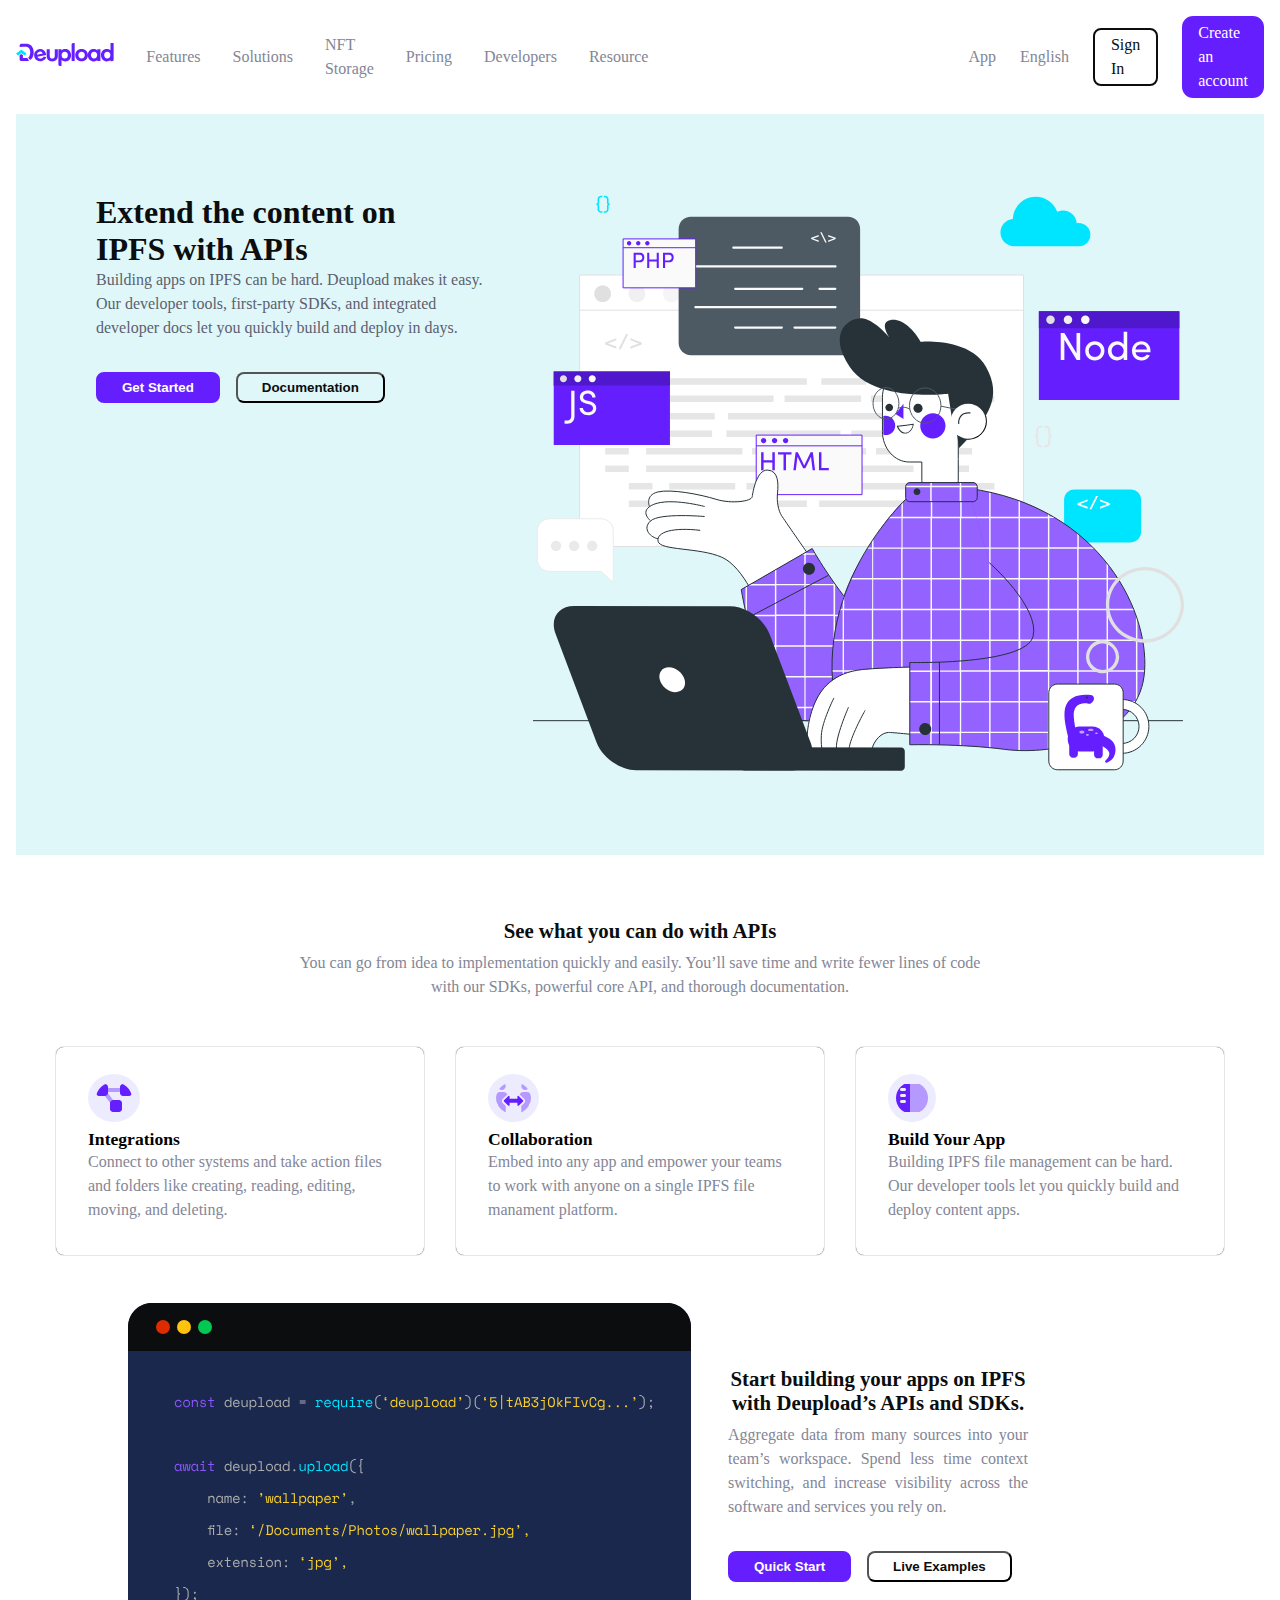
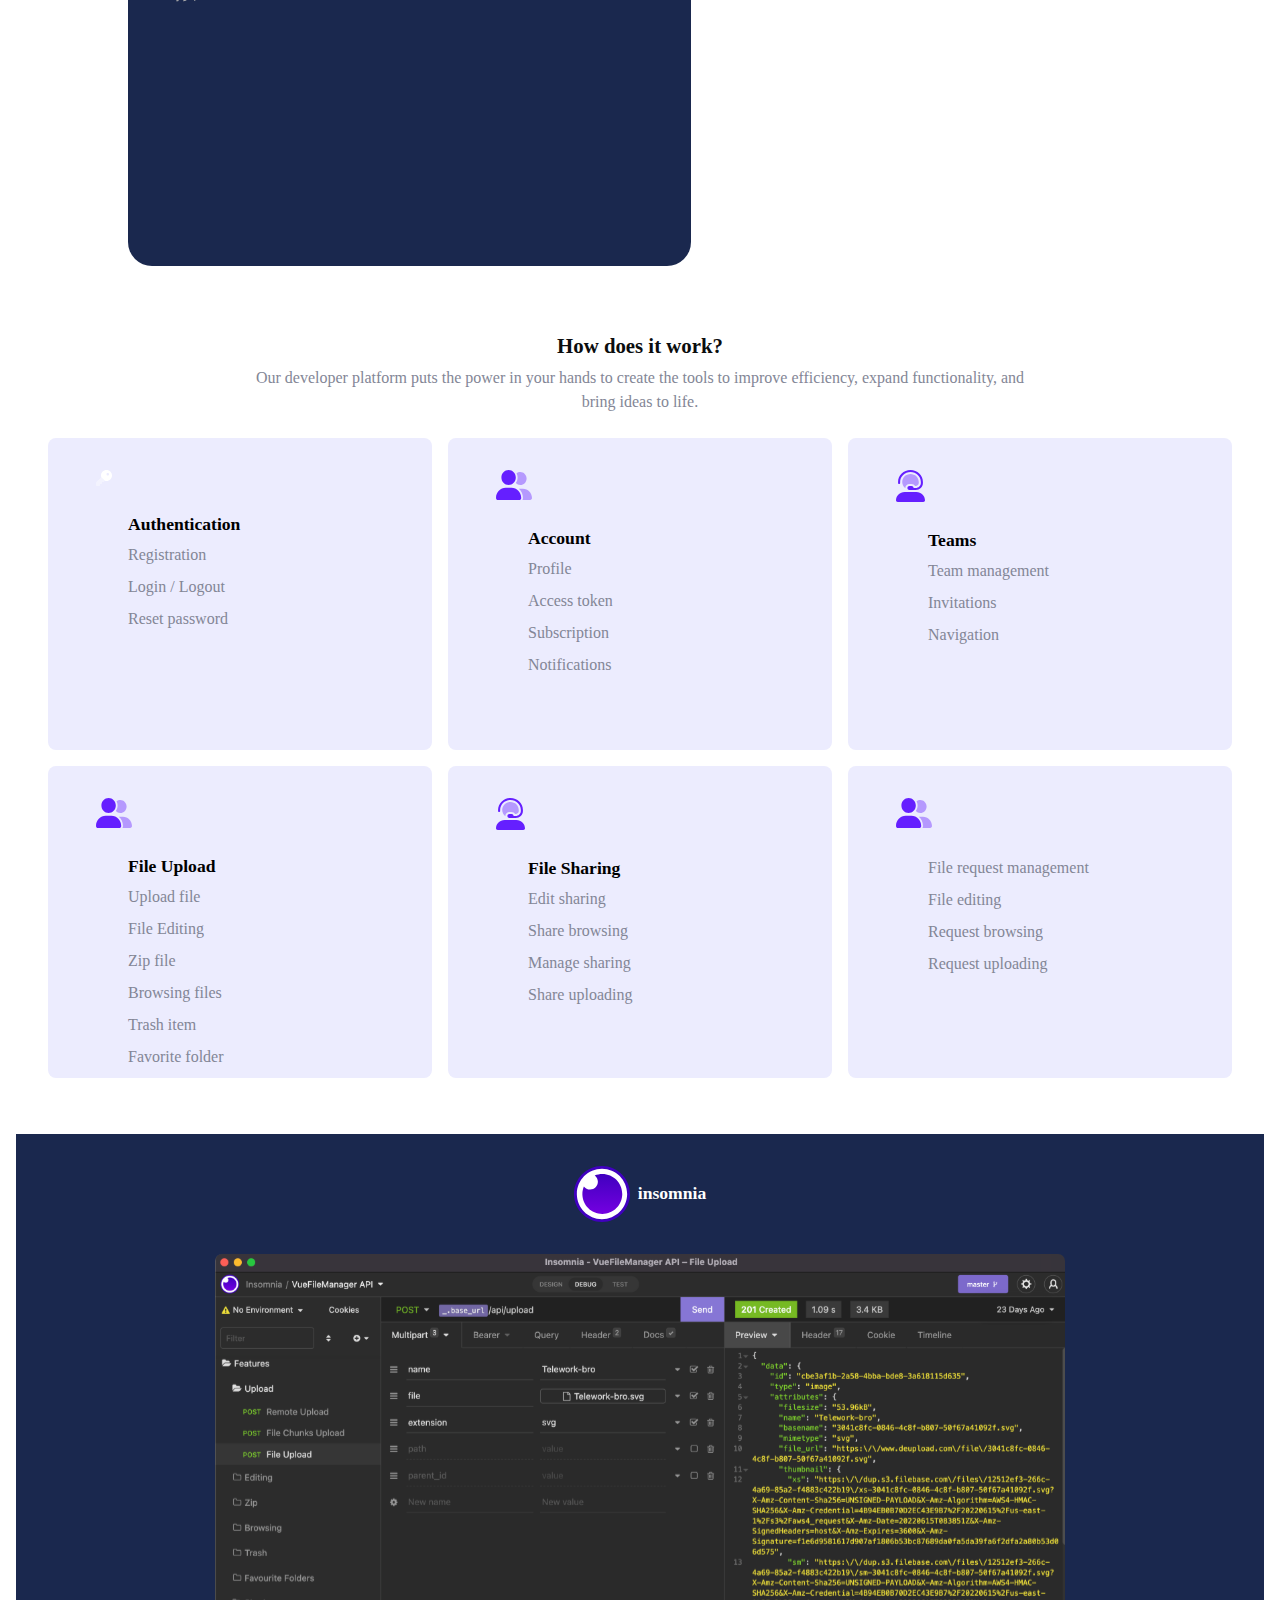
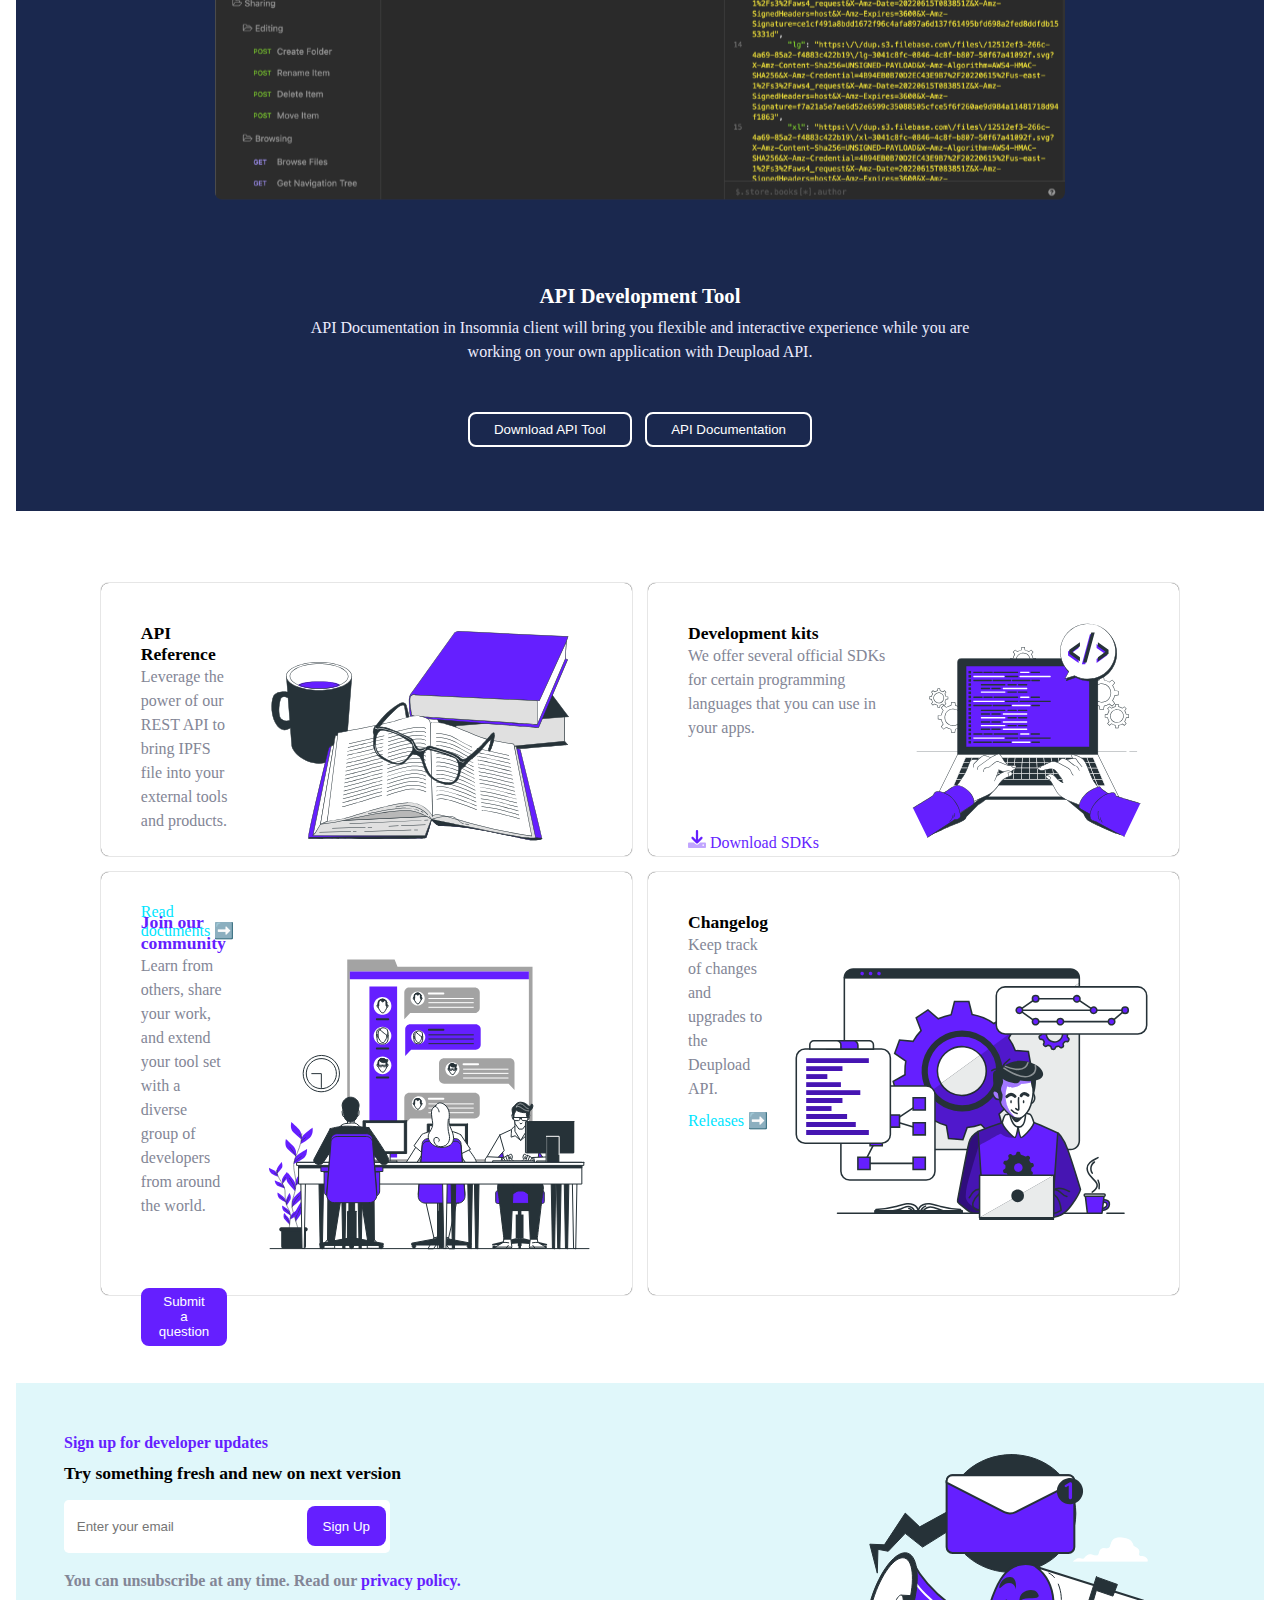
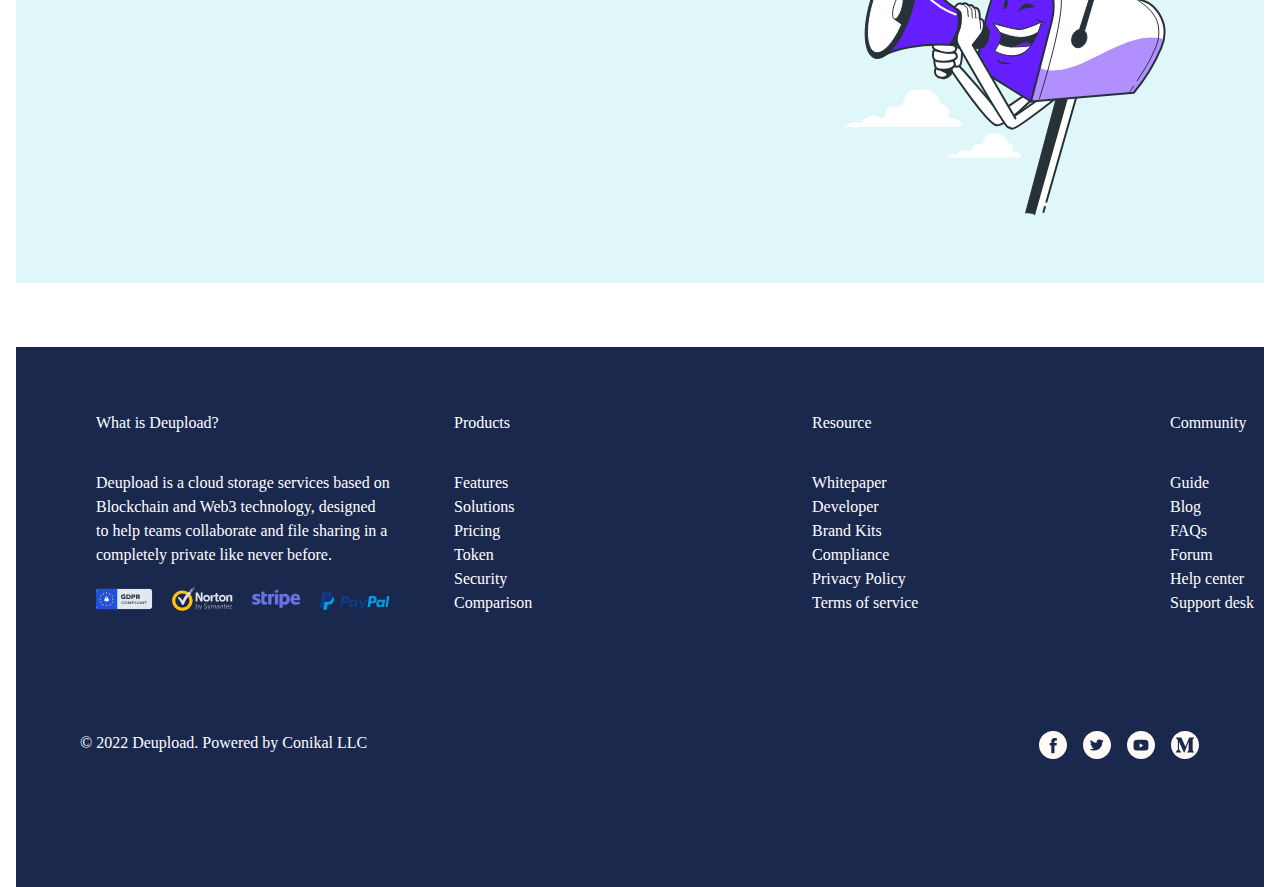
<file: index.html>
<!DOCTYPE html>
<html lang="en">
<head>
    <meta charset="UTF-8">
    <meta name="viewport" content="width=device-width, initial-scale=1.0">
    <title>Developers</title>
</head>
<link rel="stylesheet" href="/styles/index.css">
<body>
    
<header class="header__desktop">

    <nav class="links__desktop">

        <span class="heading">
        <img src="/assets/logo-color.svg" alt="">
        </span>

    <ul class="nav__center">
        <li><a href="index.html" class="features">Features</a></li>
        <li><a href="/html/user-guide.html" class="solutions">Solutions</a></li>
        <li><a href="/html/help-center.html" class="nft">NFT Storage</a></li>
        <li><a href="/html/about-us.html" class="pricing">Pricing</a></li>
        <li><a href="/html/teams.html" class="developers">Developers</a></li>
        <li><a href="/html/contact-us.html" class="resource">Resource</a></li>
    </ul>

    <ul class="nav__right">
        <li><a href="#" class="app">App</a></li>
        <li><a href="#" class="lang">English</a></li>
    <span class="s-c">
        <li><a href="#" class="sign-in btn-white">Sign In</a></li>
    </span>
    <span class="c-a">
        <li><a href="#" class="Create-acct btn-blue">Create an account</a></li>
    </span>
    </ul>
    </nav>
</header>

<section class="hero__desktop">
    <div class="hero__preview">
        <div class="hero__text">
            <h1> Extend the content on IPFS with APIs </h1>

            <p class="hero__text-p">
          Building apps on IPFS can be hard. Deupload makes it easy. 
          Our developer tools, first-party SDKs, and integrated developer docs let you quickly build and deploy  in days.
            </p>

            <span class="hero__buttons">
                <button type="button" class="get-started blue">Get Started</button>
                <button type="button" class="doc pale">Documentation</button>
            </span>
        </div>

    <figure class="hero__img">
        <img src="/assets/Group.svg" alt="hero-img" class="hero-img">
    </figure>
    </div>
</section>

<section class="main__desktop">
    <div class="main__preview">
        <h3>See what you can do with APIs</h3>
        <p>
        You can go from idea to implementation quickly and easily. You’ll save time and write fewer lines of code with our SDKs, powerful core API, and thorough documentation. 
        </p>

    <div class="preview__spans">
        <div class="preview__span">
            <img src="/assets/diagram-project.svg" alt="diagram-project">
            <h4>Integrations</h4>
            <p>
            Connect to other systems and take action files and folders like creating, reading, editing, moving, and deleting.
            </p>
        </div>

        <div class="preview__span">
            <img src="/assets/people-arrows-left-right.svg" alt="people-arrows-left-right">
            <h4>Collaboration</h4>
            <p>
            Embed into any app and empower your teams to work with anyone on a single IPFS file manament platform. 
            </p>
        </div>

        <div class="preview__span">
            <img src="/assets/sidebar.svg" alt="sidebar">
            <h4>Build Your App</h4>
            <p>
            Building IPFS file management can be hard. Our developer tools let you quickly build and deploy content apps.
            </p>
        </div>
    </div>

    <div class="preview__flex">
        <figure class="preview__img">
        <img src="/assets/Group-259.svg" alt="Group-259" class="preview-img">
        </figure>

        <div class="preview__texts">
            <h3>Start building your apps on  IPFS with Deupload’s APIs and SDKs.</h3>
            <p>
          Aggregate data from many sources into your team’s workspace. Spend less time context switching, and increase visibility across the software and services you rely on.  
            </p>

            <span class="preview__buttons">
                <button type="button" class="quick-start blue">Quick Start</button>
                <button type="button" class="live-examples pale">Live Examples</button>
            </span>
        </div>
    </div>

    <div class="preview__work">
        <h3>How does it work?</h3>
        <p>
      Our developer platform puts the power in your hands to create the tools to improve efficiency, expand functionality, and bring ideas to life.  
        </p>

    <div class="preview__grids">
        <div class="preview-grid">
            <img src="/assets/key.svg" alt="key" class="icon-blue">
            <h4>Authentication</h4>
            <p class="center">Registration</p>
            <p class="center">Login / Logout</p>
            <p class="center">Reset password</p>
        </div>

        <div class="preview-grid">
            <img src="/assets/user-group.svg" alt="user-group" class="icon-blue">
            <h4>Account</h4>
            <p class="center">Profile</p>
            <p class="center">Access token</p>
            <p class="center">Subscription</p>
            <p class="center">Notifications</p>
        </div>

        <div class="preview-grid">
            <img src="/assets/user-headset.svg" alt="user-headset" class="icon-blue">
            <h4>Teams</h4>
            <p class="center">Team management</p>
            <p class="center">Invitations</p>
            <p class="center">Navigation</p>
        </div>

        <div class="preview-grid">
            <img src="/assets/user-group.svg" alt="alt" class="icon-blue">
            <h4>File Upload</h4>
            <p class="center">Upload file</p>
            <p class="center">File Editing</p>
            <p class="center">Zip file</p>
            <p class="center">Browsing files</p>
            <p class="center">Trash item</p>
            <p class="center">Favorite folder</p>
        </div>

        <div class="preview-grid">
            <img src="/assets/user-headset.svg" alt="alt" class="icon-blue">
            <h4>File Sharing</h4>
            <p class="center">Edit sharing</p>
            <p class="center">Share browsing</p>
            <p class="center">Manage sharing</p>
            <p class="center">Share uploading</p>
        </div>

        <div class="preview-grid">
            <img src="/assets/user-group.svg" alt="alt" class="icon-blue">
            <p class="center">File request management</p>
            <p class="center">File editing</p>
            <p class="center">Request browsing</p>
            <p class="center">Request uploading</p>
        </div>
    </div>
    </div>
  

    <div class="main__preview-blue">
        <div class="preview__blue-contents">
            <span class="icon-span">
            <img src="/assets/insomnia-seeklogo.com.svg" alt="insomnia-seeklogo" class="seeklogo">
           <h4 class="cl-white">insomnia</h4>
        </span>

        <img src="/assets/image.svg" alt="insomnia-seeklogo" class="preview__img-center">

        <h3 class="blue__content-white cl-white">API Development Tool</h3>
        <p class="light">
        API Documentation in Insomnia client will bring you flexible and interactive experience while you are working on your own application with Deupload API.
        </p>

        <span class="preview__blue-buttons">
            <button type="button" class="main__preview-blue bd-white">Download API Tool</button>
            <button type="button" class="main__preview-blue bd-white">API Documentation</button>
        </span>
        </div>
    </div>

    <div class="main__preview-cards">
        <div class="preview__card">
            <div class="preview-card-text">
                <h4>API Reference</h4>
                <p>
                Leverage the power of our REST API to bring IPFS file into your external tools and products.
                </p>

                <span class="text-sky-1">Read documents ➡️</span>
            </div>

            <img src="/assets/Reading-glasses-bro.svg" alt="Reading-glasses-bro" class="Reading-glasses-bro">
        </div>

        <div class="preview__card">
             <div class="preview-card-text">
                <h4>Development kits</h4>
                <p>
                We offer several official SDKs for certain programming languages that you can use in your apps.
                </p>

                <span class="text-blue-1"> 
                <img src="/assets/download 1.svg" alt="down-arrow">
                    Download SDKs
                </span>
            </div>

            <img src="/assets/Hand coding-bro.svg" alt="hand-coding" class="hand-coding">
        </div>

        <div class="preview__card">
             <div class="preview-card-text">
                <h4 class="text-blue">Join our community</h4>
                <p>
               Learn from others, share your work, and extend your tool set with a diverse group of developers from around the world. 
                </p>

                <button type="button" class="btn-blue cl-wt">Submit a question</button>
            </div>

            <img src="/assets/Work chat-bro.svg" alt="chat-bro" class="chat-bro">
        </div>

        <div class="preview__card">
             <div class="preview-card-text">
                <h4>Changelog</h4>
                <p>
                Keep track of changes and upgrades to the Deupload API.
                </p>

                <span class="text-sky top">Releases ➡️</span>
            </div>

            <img src="/assets/Version control-bro.svg" alt="coding-bro" class="control-bro">
        </div>

    </div>

      </div>

      <div class="main__preview-skyblue">
        <div class="preview__skyblue-text">
            <p class="text-blue">Sign up for developer updates</p>
            <h4>Try something fresh and new on next version</h4>

            <input type="email" name="email" id="email" placeholder="Enter your email"/>
            <button type="button" class="button-sign-up cl-white">Sign Up</button> <br>
          <p>You can unsubscribe at any time. Read our <span class="text-blue">privacy policy.</span></p>
        </div>

        <img src="/assets/Mail-bro.svg" alt="Mail-bro" class="Mail-bro">
      </div>
</section>

<footer class="footer__desktop">
    <section class="footer__contents">

        <div class="footer__grid">
            <p class="cl-white">What is Deupload?</p>
            <br><br>

            <p class="footer-p cl-white">
            Deupload is a cloud storage services based on Blockchain and Web3 technology, designed to help teams 
            collaborate and file sharing in a completely private like never before.
            </p>

            <img src="/assets/Secure-badge.svg" alt="Secure-badge">
        </div>

        <div class="footer__grid">
            <p class="cl-white">Products</p>
            <br><br>

            <p class="cl-white">Features</p>
            <p class="cl-white">Solutions</p>
            <p class="cl-white">Pricing</p>
            <p class="cl-white">Token</p>
            <p class="cl-white">Security</p>
            <p class="cl-white">Comparison</p>
        </div>

        <div class="footer__grid">
            <p class="cl-white">Resource</p>
            <br><br>

            <p class="cl-white">Whitepaper</p>
            <p class="cl-white">Developer</p>
            <p class="cl-white">Brand Kits</p>
            <p class="cl-white">Compliance</p>
            <p class="cl-white">Privacy Policy</p>
            <p class="cl-white">Terms of service</p>
        </div>

        <div class="footer__grid">
            <p class="cl-white">Community</p>
            <br><br>

            <p class="cl-white">Guide</p>
            <p class="cl-white">Blog</p>
            <p class="cl-white">FAQs</p>
            <p class="cl-white">Forum</p>
            <p class="cl-white">Help center</p>
            <p class="cl-white">Support desk</p>
        </div>

    </section>

    <div class="footer__cc">
        <div class="cc">
        <p class="cl-white">© 2022 Deupload. Powered by Conikal LLC</p>
        </div>

        <div class="socials">
            <img src="/assets/Social-icons.svg" alt="Social-icons">
        </div>
    </div>

</footer>

</body>
</html>
</file>
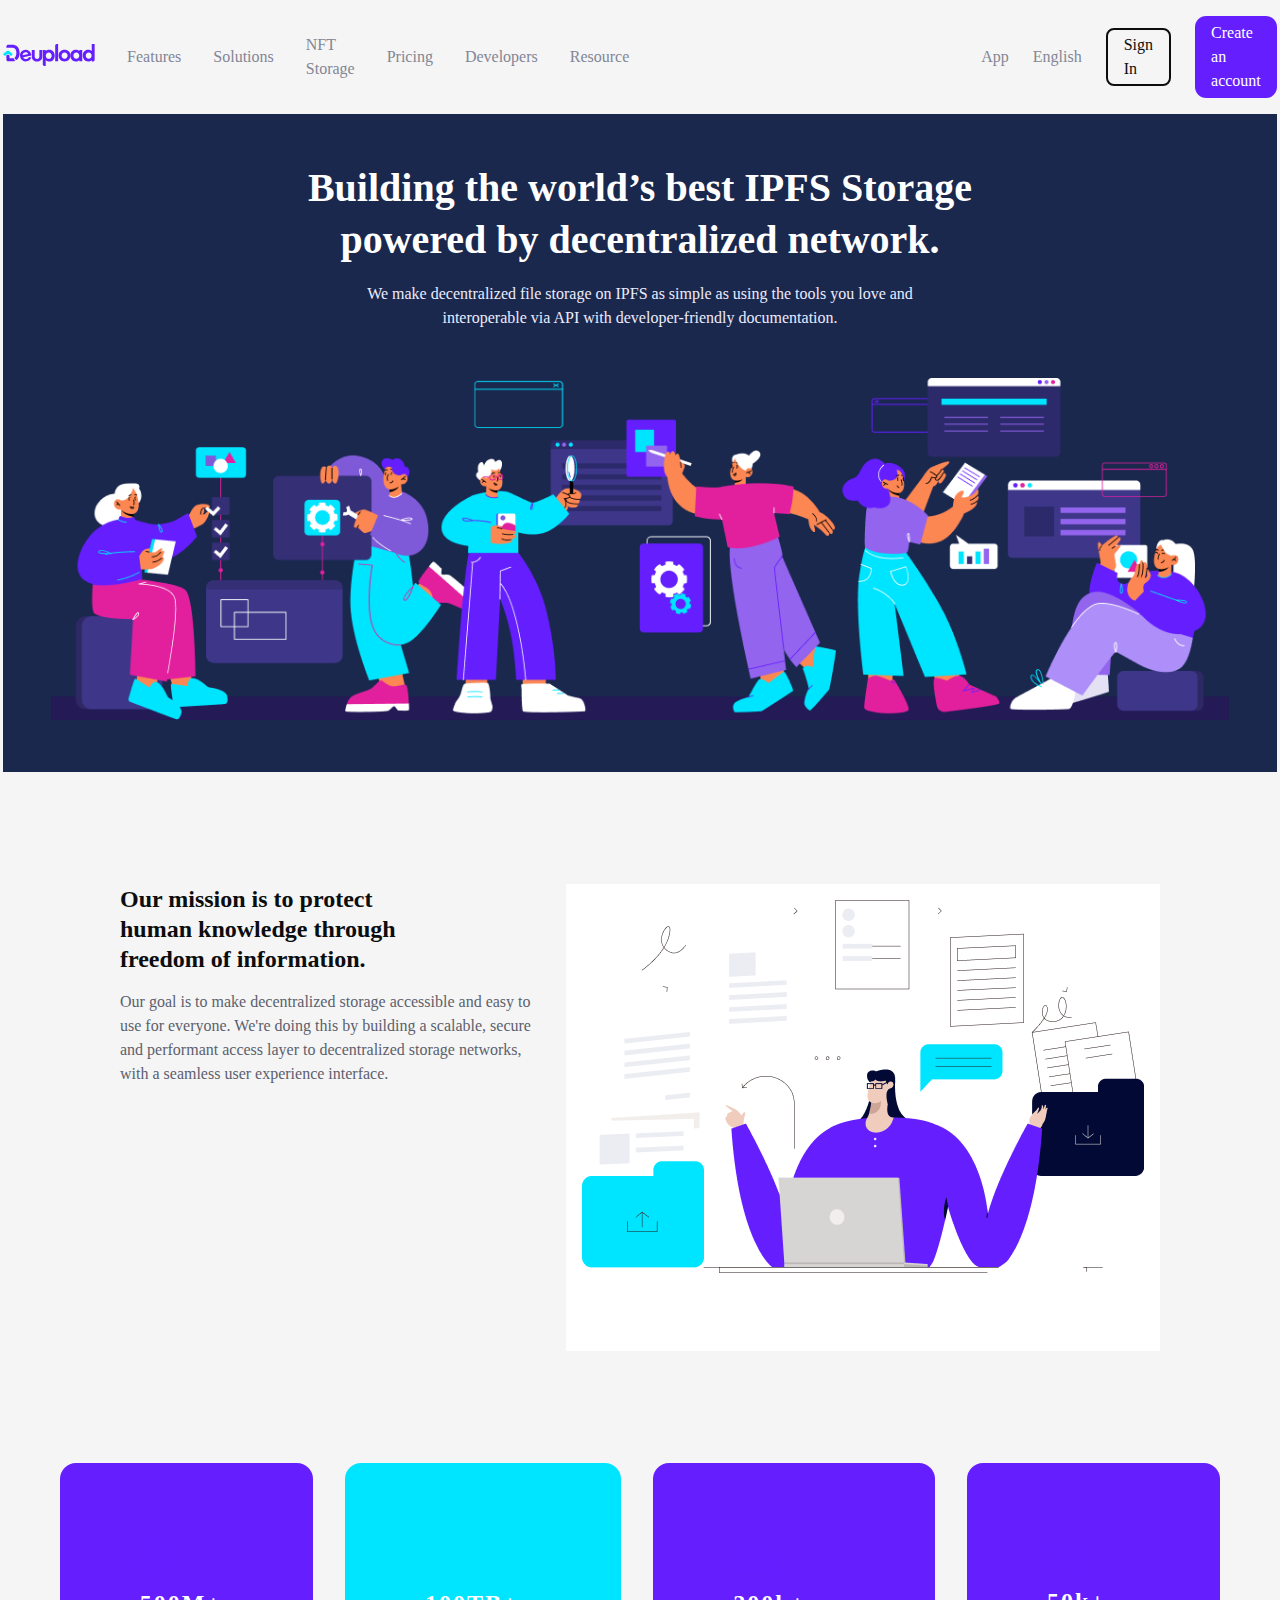
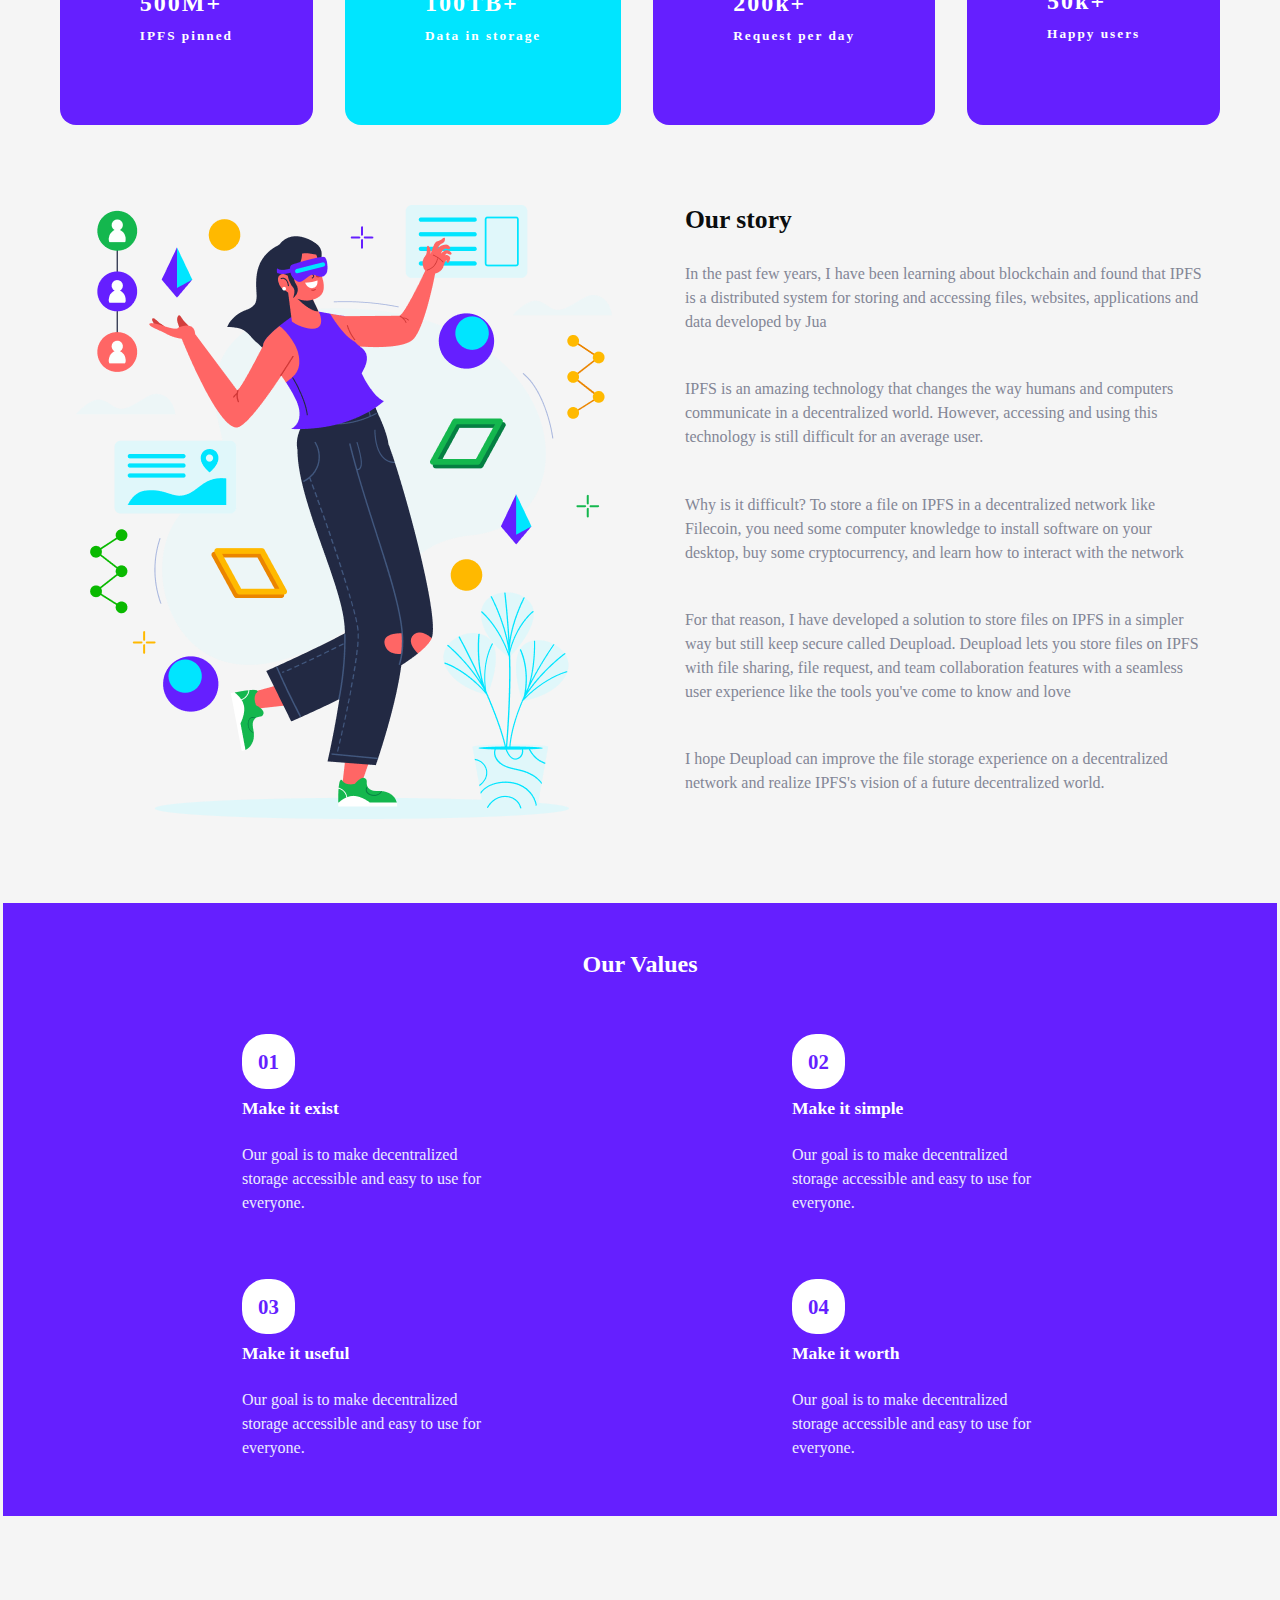
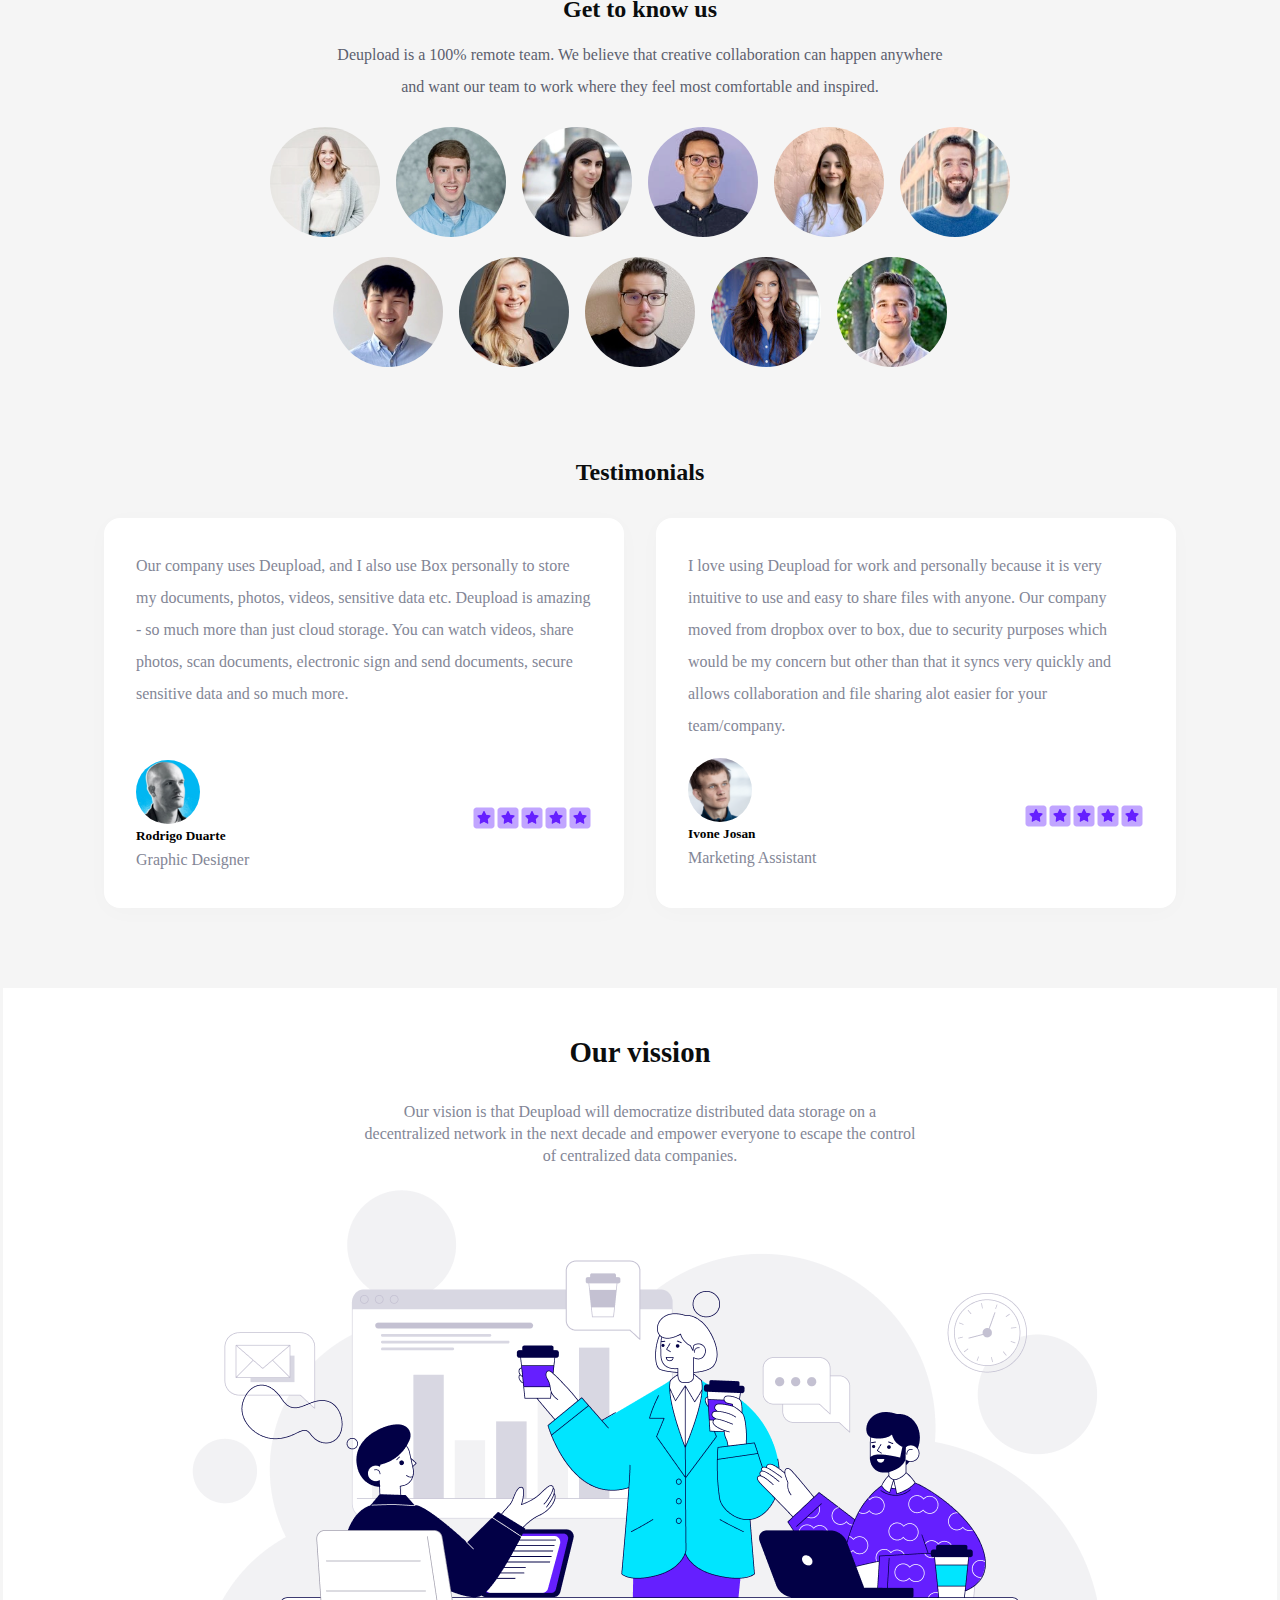
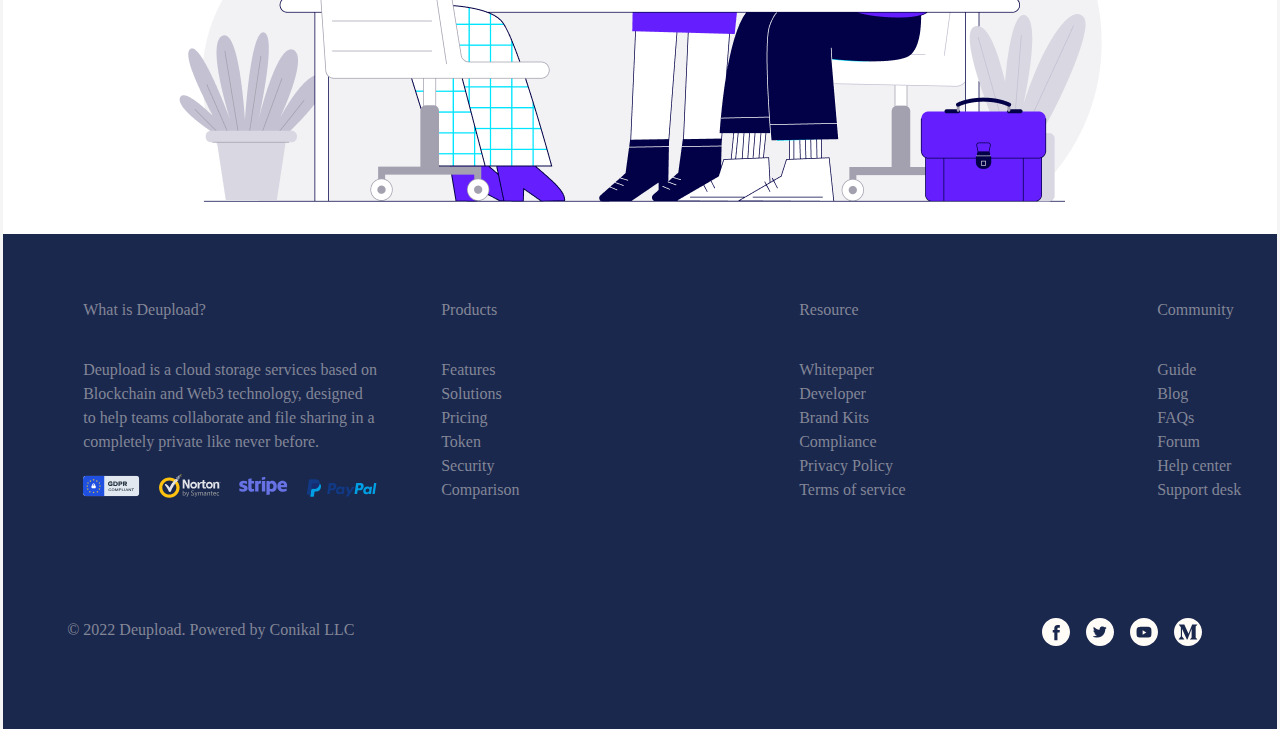
<file: html/about-us.html>
<!DOCTYPE html>
<html lang="en">
<head>
    <meta charset="UTF-8">
    <meta name="viewport" content="width=device-width, initial-scale=1.0">
    <title>About Us</title>
    <link rel="stylesheet" href="/styles/about-us.css">
</head>
<body>
              
<header class="header__desktop">

    <nav class="links__desktop">

        <span class="heading">
        <img src="/assets/logo-color.svg" alt="">
        </span>

    <ul class="nav__center">
        <li><a href="/index.html" class="features">Features</a></li>
        <li><a href="/html/user-guide.html" class="solutions">Solutions</a></li>
        <li><a href="/html/help-center.html" class="nft">NFT Storage</a></li>
        <li><a href="/html/about-us.html" class="pricing">Pricing</a></li>
        <li><a href="/html/teams.html" class="developers">Developers</a></li>
        <li><a href="/html/contact-us.html" class="resource">Resource</a></li>
    </ul>

    <ul class="nav__right">
        <li><a href="#" class="app">App</a></li>
        <li><a href="#" class="lang">English</a></li>
    <span class="s-c">
        <li><a href="#" class="sign-in btn-white">Sign In</a></li>
    </span>
    <span class="c-a">
        <li><a href="#" class="Create-acct btn-blue">Create an account</a></li>
    </span>
    </ul>
    </nav>
</header>

<section class="hero__layout">
    <section class="hero__intro">
        <h1 class="hero-h1">
         Building the world’s best IPFS Storage <br> powered by decentralized network.   
        </h1>
        <p>
          We make decentralized file storage on
           IPFS as simple as using the tools you love and interoperable via API with developer-friendly documentation.  
        </p>

        <figure class="hero__img">
        <img src="/assets/Frame-hero.png" alt="" class="hero-img">
        </figure>
    </section>
</section>

<main class="main__layout">

<section class="mission__card">
    <article class="mission-stats">
        <h2>
        Our mission is to protect human knowledge through freedom of information.
        </h2>

        <p>
    Our goal is to make decentralized storage accessible and easy to use for everyone. We're doing this by building a scalable, 
    secure and performant access layer to decentralized storage networks, with a seamless user experience interface.
        </p>
    </article>

    <figure class="mission__card-img">
        <img src="/assets/Frame-hands.png" alt="Frame-hands" class="mission-img">
    </figure>
</section>

<section class="stats__cards">

    <span class="card-blue">
    <img src="/assets/thumbtack.svg" alt="thumbtack" class="card-blue-img">
    <h3>500M+</h3>
    <h5>IPFS pinned</h5>
</span>

    <span class="card-teal">
        <img src="/assets/hard-drive.svg" alt="hard-drive" class="card-teal-img">
        <h3>100TB+</h3>
        <h5>Data in storage</h5>
    </span>

    <span class="card-blue">
        <img src="/assets/cloud-arrow-down.svg" alt="thumbtack" class="card-blue-img">
        <h3>200k+</h3>
        <h5>Request per day</h5>
    </span>

    <span class="card-blue">
        <img src="/assets/user-group.svg" alt="thumbtack" class="card-blue-img">
        <h3>50k+</h3>
        <h5>Happy users</h5>
    </span>
</section>

<section class="story__container">
    <figure class="story__img">
    <img src="/assets/Frame-2.png" alt="Frame-2" class="story-img">
    </figure>

    <article class="story__content">
        <h2>Our story</h2>
        <p>
        In the past few years, I have been learning about blockchain and found that IPFS is a
         distributed system for storing and accessing files, websites, applications and data developed by Jua
        </p>

        <p>
    IPFS is an amazing technology that changes the way humans and computers communicate
     in a decentralized world. However, accessing and using this technology is still difficult for an average user.
        </p>

        <p>
    Why is it difficult? To store a file on IPFS in a decentralized network like Filecoin, you need some computer knowledge to install software on your desktop, buy some cryptocurrency, 
    and learn how to interact with the network
        </p>

        <p>
    
For that reason, I have developed a solution to store files on IPFS in a simpler way but still keep secure called Deupload. Deupload lets you store files on IPFS with file sharing, file request, and team collaboration features with a seamless user experience
 like the tools you've come to know and love
        </p>

        <p>
    I hope Deupload can improve the file storage experience on a decentralized network and realize IPFS's vision of a future decentralized world.
        </p>
    </article>
</section>

<section class="value__card">

    <h2 class="value-h3">Our Values</h2>

    <article class="value-card">

        <span class="card-span">
            <span class="num">01</span>
            <h4>Make it exist</h4>
            <p>
            Our goal is to make decentralized storage 
            accessible and easy to use for everyone.
            </p>
        </span>

        <span class="card-span">
            <span class="num">02</span>
            <h4>Make it simple</h4>
            <p>
        Our goal is to make decentralized storage accessible and easy to use for everyone.
            </p>
        </span>

        <span class="card-span">
            <span class="num">03</span>
            <h4>Make it useful</h4>
            <p>
        Our goal is to make decentralized storage accessible and easy to use for everyone.
            </p>
        </span>

        <span class="card-span">
            <span class="num">04</span>
            <h4>Make it worth</h4>
            <p>
        Our goal is to make decentralized storage accessible and easy to use for everyone.
            </p>
        </span>
    </article>
</section>

<section class="get__familiar">
    <h2>Get to know us</h2>
    <p>
Deupload is a 100% remote team. We believe that creative collaboration can happen anywhere and want our team to work where
 they feel most comfortable and inspired.
    </p>

    <article class="familiar__gallery">
        <span class="image">
            <img src="/assets/Ellipse73.svg" alt="Ellipse73" class="member">
        </span>

        <span class="image">
            <img src="/assets/Ellipse74.svg" alt="Ellipse74" class="member">
        </span>

        <span class="image">
            <img src="/assets/Ellipse75.svg" alt="Ellipse75" class="member">
        </span>

        <span class="image">
            <img src="/assets/Ellipse76.svg" alt="Ellipse76" class="member">
        </span>

        <span class="image">
            <img src="/assets/Ellipse77.svg" alt="Ellipse77" class="member">
        </span>

        <span class="image">
            <img src="/assets/Ellipse78.svg" alt="Ellipse78" class="member">
        </span>

        <span class="image">
            <img src="/assets/Ellipse79.svg" alt="Ellipse79" class="member">
        </span>

        <span class="image">
            <img src="/assets/Ellipse80.svg" alt="Ellipse80" class="member">
        </span>

        <span class="image">
            <img src="/assets/Ellipse81.svg" alt="Ellipse81" class="member">
        </span>

        <span class="image">
            <img src="/assets/Ellipse82.svg" alt="Ellipse82" class="member">
        </span>

        <span class="image">
            <img src="/assets/Ellipse83.svg" alt="Ellipse83" class="member">
        </span>
    </article>
</section>

<section class="testimonial-reviews">
    <h2>Testimonials</h2>
  <article class="testimonials__content">
   
    <span class="review">
    <p>
    Our company uses Deupload, and I also use Box personally to store my documents, photos, videos, sensitive data etc. Deupload is amazing - so much more than just cloud storage. You can watch videos, share photos, scan documents, electronic sign and send documents,
    secure sensitive data and so much more.
    </p> <br>

    <span class="user-infor">
        <span class="user">
        <img src="/assets/Ellipse-84.svg" alt="Ellipse-84">
        <h5 class="user-name">Rodrigo Duarte</h5>
        <p>Graphic Designer</p>
        </span>

        <img src="/assets/Group-111.svg" alt="Group-111" class="rating">
    </span>
    </span>

    <span class="review">

        <p>
        I love using Deupload for work and personally because it is very intuitive to use and easy to share files with anyone. Our company moved from dropbox over to box, due to security purposes which
         would be my concern but other than that it syncs very quickly and allows collaboration and file sharing alot easier for your team/company.
        </p>

        <span class="user-infor">
        <span class="user">
        <img src="/assets/Ellipse-85.svg" alt="Ellipse-85">
        <h5 class="user-name">Ivone Josan</h5>
        <p>Marketing Assistant</p>
        </span>

        <img src="/assets/Group-112.svg" alt="Group-112" class="rating">
    </span>
    </span>
  </article>
</section>

<section class="vision__statement">
    <h2 class="vision">Our vission</h2>
    <p>
    Our vision is that Deupload will democratize distributed data storage on a decentralized network in the next decade and empower everyone to escape 
    the control of centralized data companies.
    </p>

    <img src="/assets/Group-258.png" alt="Group-258" class="vision-img">
</section>

</main>

    <footer class="footer__desktop">
    <section class="footer__contents">

        <div class="footer__grid">
            <p class="cl-white">What is Deupload?</p>
            <br><br>

            <p class="footer-p cl-white">
            Deupload is a cloud storage services based on Blockchain and Web3 technology, designed to help teams 
            collaborate and file sharing in a completely private like never before.
            </p>

            <img src="/assets/Secure-badge.svg" alt="Secure-badge">
        </div>

        <div class="footer__grid">
            <p class="cl-white">Products</p>
            <br><br>

            <p class="cl-white">Features</p>
            <p class="cl-white">Solutions</p>
            <p class="cl-white">Pricing</p>
            <p class="cl-white">Token</p>
            <p class="cl-white">Security</p>
            <p class="cl-white">Comparison</p>
        </div>

        <div class="footer__grid">
            <p class="cl-white">Resource</p>
            <br><br>

            <p class="cl-white">Whitepaper</p>
            <p class="cl-white">Developer</p>
            <p class="cl-white">Brand Kits</p>
            <p class="cl-white">Compliance</p>
            <p class="cl-white">Privacy Policy</p>
            <p class="cl-white">Terms of service</p>
        </div>

        <div class="footer__grid">
            <p class="cl-white">Community</p>
            <br><br>

            <p class="cl-white">Guide</p>
            <p class="cl-white">Blog</p>
            <p class="cl-white">FAQs</p>
            <p class="cl-white">Forum</p>
            <p class="cl-white">Help center</p>
            <p class="cl-white">Support desk</p>
        </div>

    </section>

    <div class="footer__cc">
        <div class="cc">
        <p class="cl-white">© 2022 Deupload. Powered by Conikal LLC</p>
        </div>

        <div class="socials">
            <img src="/assets/Social-icons.svg" alt="Social-icons">
        </div>
    </div>
</footer>
</body>
</html>
</file>
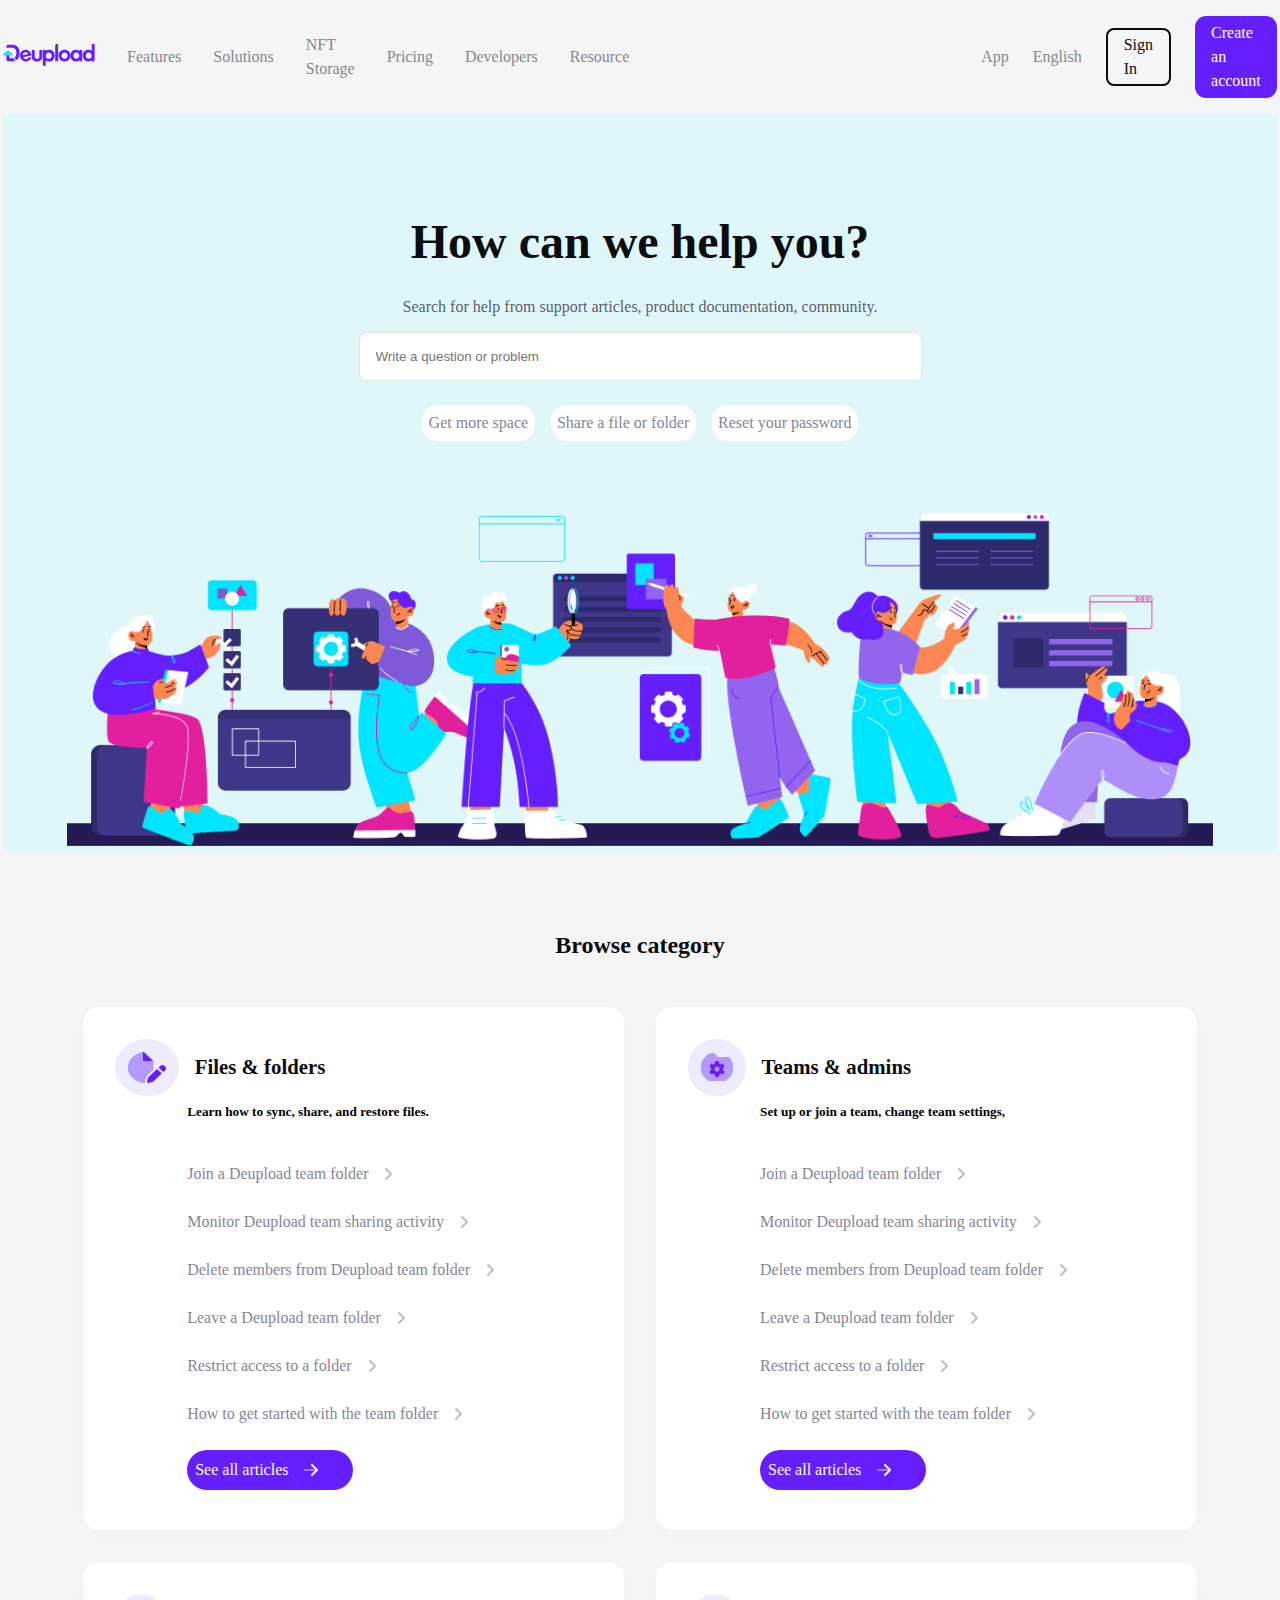
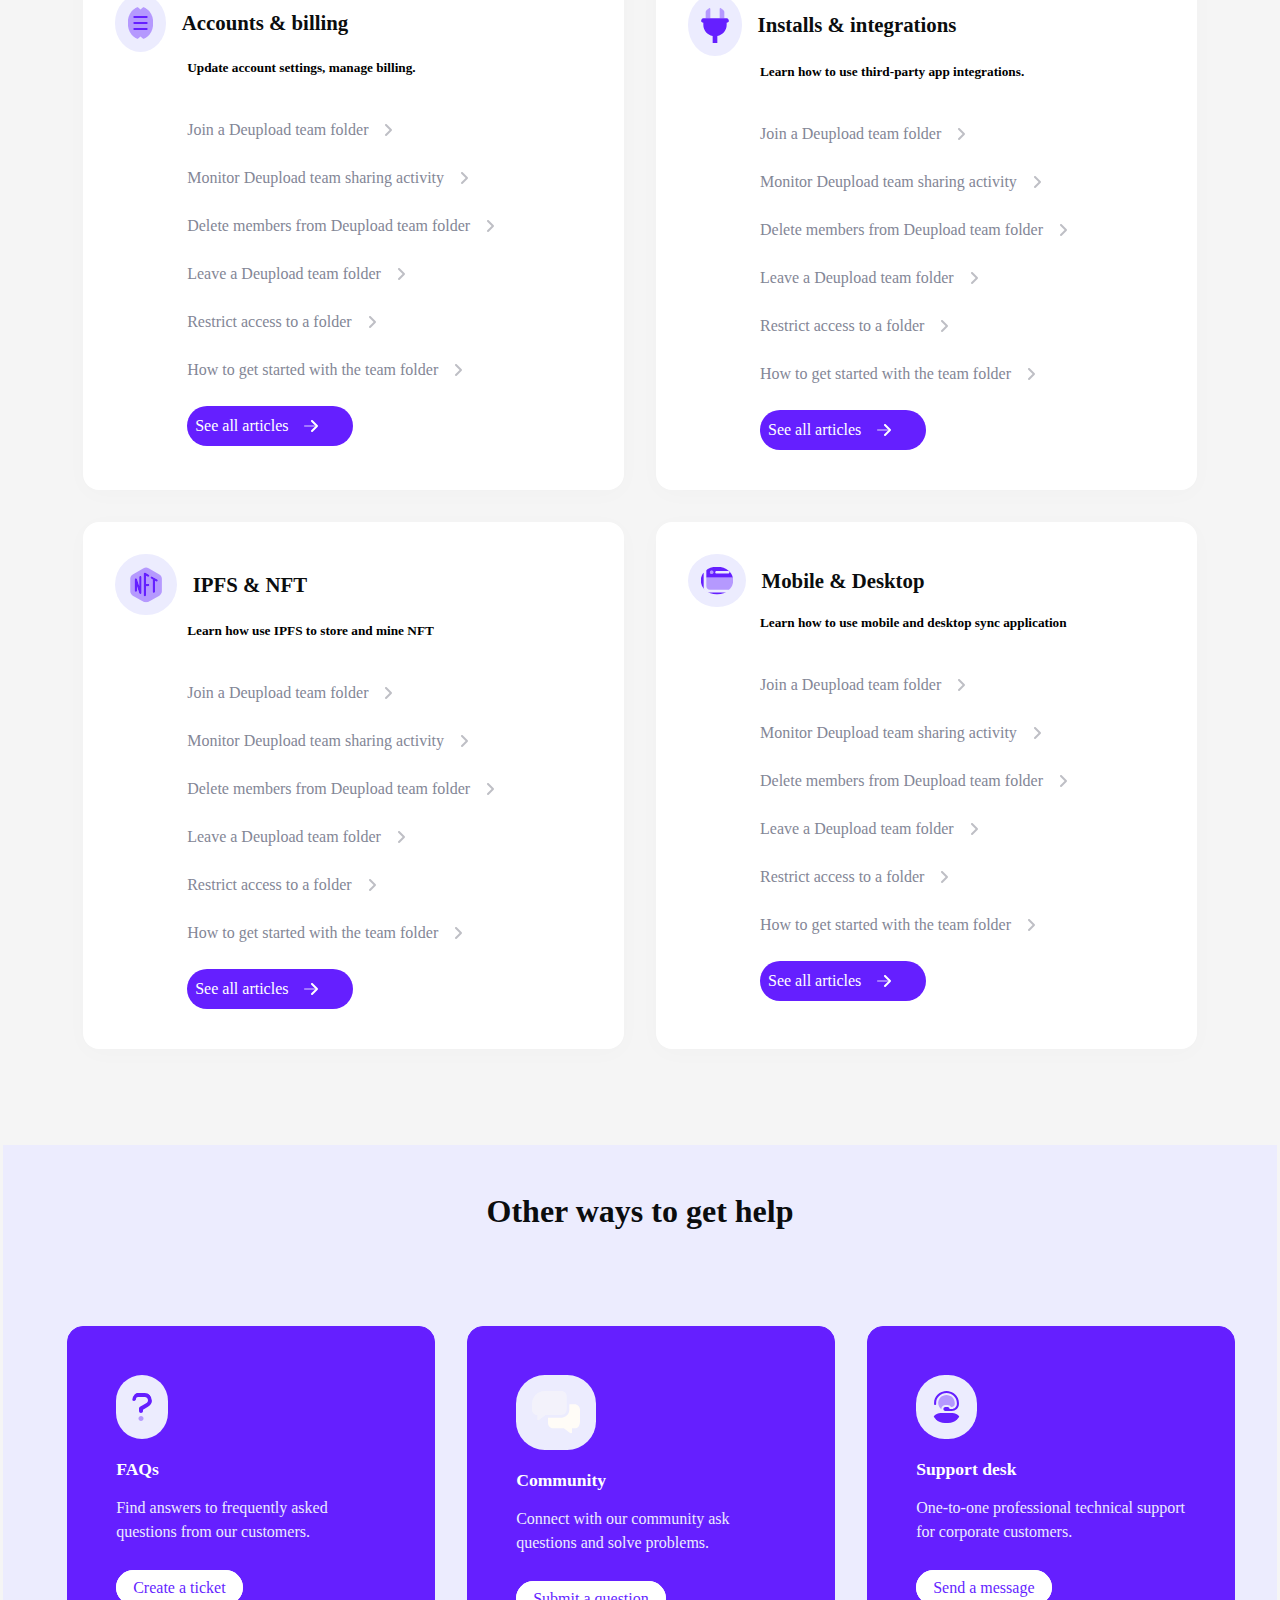
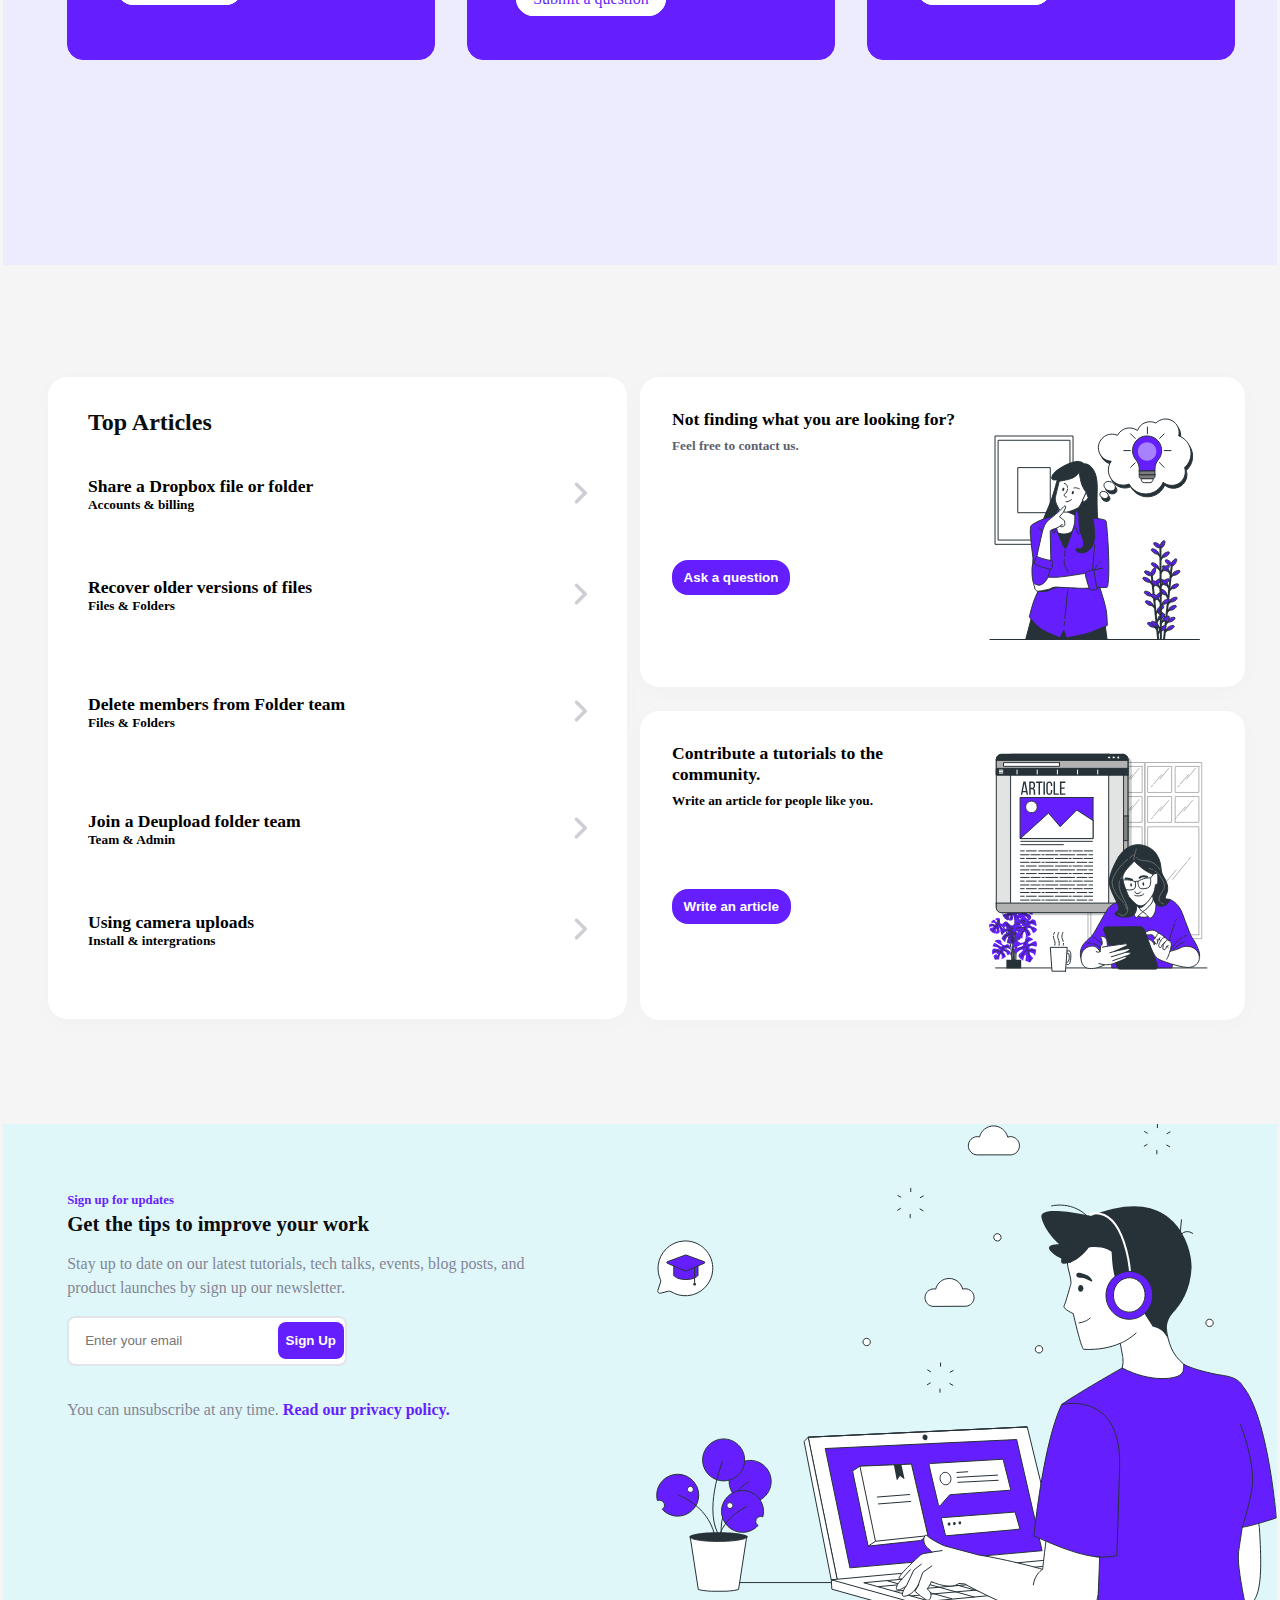
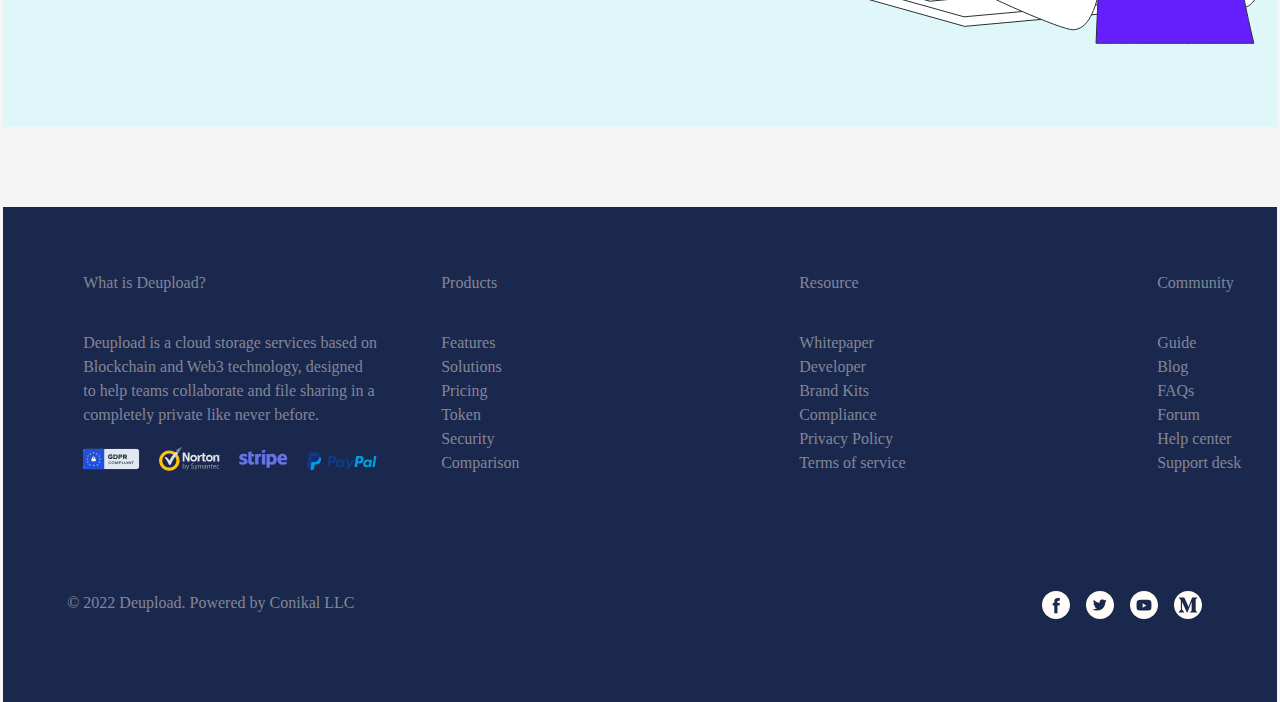
<file: html/help-center.html>
<!DOCTYPE html>
<html lang="en">
<head>
    <meta charset="UTF-8">
    <meta name="viewport" content="width=device-width, initial-scale=1.0">
    <title>Help Center</title>
    <link rel="stylesheet" href="/styles/help-center.css">
</head>
<body>
           
<header class="header__desktop">

    <nav class="links__desktop">

        <span class="heading">
        <img src="/assets/logo-color.svg" alt="">
        </span>

    <ul class="nav__center">
        <li><a href="/index.html" class="features">Features</a></li>
        <li><a href="/html/user-guide.html" class="solutions">Solutions</a></li>
        <li><a href="/html/help-center.html" class="nft">NFT Storage</a></li>
        <li><a href="/html/about-us.html" class="pricing">Pricing</a></li>
        <li><a href="/html/teams.html" class="developers">Developers</a></li>
        <li><a href="/html/contact-us.html" class="resource">Resource</a></li>
    </ul>

    <ul class="nav__right">
        <li><a href="#" class="app">App</a></li>
        <li><a href="#" class="lang">English</a></li>
    <span class="s-c">
        <li><a href="#" class="sign-in btn-white">Sign In</a></li>
    </span>
    <span class="c-a">
        <li><a href="#" class="Create-acct btn-blue">Create an account</a></li>
    </span>
    </ul>
    </nav>
</header>
    
<section class="hero__layout">
    <div class="hero__content">
        <div class="hero__text">
            <h1 class="hero-h1">How can we help you?</h1>

        <form action="search" class="search-input">
            <label for="search">
                Search for help from support articles, product documentation, community.
            </label>
            <input type="search" name="search" id="search" placeholder="Write a question or problem">
            <span class="suggestions">
                <a href="#">Get more space</a>
                <a href="#">Share a file or folder</a>
                <a href="#">Reset your password</a>
            </span>
        </form>
        </div>

        <figure class="hero__img">
            <img src="/assets/Frame.png" alt="hero-frame" class="hero-img">
        </figure>
    </div>
</section>

<main class="main__layout">
    <h2 class="browse-category">Browse category</h2>
    <section class="category">

        <article class="category__grid">
            <span class="h3-span">
            <img src="/assets/file-pen.svg" alt="file-pen" class="cat-img">
            <h3>Files & folders</h3>
        </span>
        <h5>Learn how to sync, share, and restore files.</h5> <br>


            <a href="#" class="category-infor">Join a Deupload team folder <img src="/assets/angle-right.svg" alt="angle-right" class="angle-right"></a>
            <a href="#" class="category-infor">Monitor Deupload team sharing activity<img src="/assets/angle-right.svg" alt="angle-right" class="angle-right"></a>
            <a href="#" class="category-infor">​​Delete members from Deupload team folder<img src="/assets/angle-right.svg" alt="angle-right" class="angle-right"></a>
            <a href="#" class="category-infor">Leave a Deupload team folder<img src="/assets/angle-right.svg" alt="angle-right" class="angle-right"></a>
            <a href="#" class="category-infor">Restrict access to a folder<img src="/assets/angle-right.svg" alt="angle-right" class="angle-right"></a>
            <a href="#" class="category-infor">How to get started with the team folder<img src="/assets/angle-right.svg" alt="angle-right" class="angle-right"></a>
        
            <a href="#" class="see-articles">See all articles <img src="/assets/arrow-right.svg" alt="arrow-right" class="arrow-right"></a>
        </article>

        <article class="category__grid">
            <span class="h3-span">
            <img src="/assets/folder-gear.svg" alt="folder-gear" class="cat-img">
            <h3>Teams & admins</h3>
        </span>

            <h5>Set up or join a team, change team settings,</h5> <br>

            <a href="#" class="catergory-infor">Join a Deupload team folder <img src="/assets/angle-right.svg" alt="angle-right" class="angle-right"></a>
            <a href="#" class="catergory-infor">Monitor Deupload team sharing activity<img src="/assets/angle-right.svg" alt="angle-right" class="angle-right"></a>
            <a href="#" class="catergory-infor">​​Delete members from Deupload team folder<img src="/assets/angle-right.svg" alt="angle-right" class="angle-right"></a>
            <a href="#" class="catergory-infor">Leave a Deupload team folder<img src="/assets/angle-right.svg" alt="angle-right" class="angle-right"></a>
            <a href="#" class="catergory-infor">Restrict access to a folder<img src="/assets/angle-right.svg" alt="angle-right" class="angle-right"></a>
            <a href="#" class="catergory-infor">How to get started with the team folder<img src="/assets/angle-right.svg" alt="angle-right" class="angle-right"></a>
        
            <a href="#" class="see-articles">See all articles <img src="/assets/arrow-right.svg" alt="arrow-right" class="arrow-right"></a>
        </article>

        <article class="category__grid">
            <span class="h3-span">
            <img src="/assets/receipt.svg" alt="receipt" class="cat-img">
            <h3>Accounts & billing</h3>
        </span>
            <h5>Update account settings, manage billing.</h5> <br>

            <a href="#" class="catergory-infor">Join a Deupload team folder <img src="/assets/angle-right.svg" alt="angle-right" class="angle-right"></a>
            <a href="#" class="catergory-infor">Monitor Deupload team sharing activity<img src="/assets/angle-right.svg" alt="angle-right" class="angle-right"></a>
            <a href="#" class="catergory-infor">​​Delete members from Deupload team folder<img src="/assets/angle-right.svg" alt="angle-right" class="angle-right"></a>
            <a href="#" class="catergory-infor">Leave a Deupload team folder<img src="/assets/angle-right.svg" alt="angle-right" class="angle-right"></a>
            <a href="#" class="catergory-infor">Restrict access to a folder<img src="/assets/angle-right.svg" alt="angle-right" class="angle-right"></a>
            <a href="#" class="catergory-infor">How to get started with the team folder<img src="/assets/angle-right.svg" alt="angle-right" class="angle-right"></a>
        
            <a href="#" class="see-articles">See all articles <img src="/assets/arrow-right.svg" alt="arrow-right" class="arrow-right"></a>
        </article>

        <article class="category__grid">
            <span class="h3-span">
            <img src="/assets/plug.svg" alt="plug" class="cat-img">
           <h3>Installs & integrations</h3>
        </span>
            <h5>Learn how to use third-party app integrations.</h5> <br>

            <a href="#" class="catergory-infor">Join a Deupload team folder <img src="/assets/angle-right.svg" alt="angle-right" class="angle-right"></a>
            <a href="#" class="catergory-infor">Monitor Deupload team sharing activity<img src="/assets/angle-right.svg" alt="angle-right" class="angle-right"></a>
            <a href="#" class="catergory-infor">​​Delete members from Deupload team folder<img src="/assets/angle-right.svg" alt="angle-right" class="angle-right"></a>
            <a href="#" class="catergory-infor">Leave a Deupload team folder<img src="/assets/angle-right.svg" alt="angle-right" class="angle-right"></a>
            <a href="#" class="catergory-infor">Restrict access to a folder<img src="/assets/angle-right.svg" alt="angle-right" class="angle-right"></a>
            <a href="#" class="catergory-infor">How to get started with the team folder<img src="/assets/angle-right.svg" alt="angle-right" class="angle-right"></a>
        
            <a href="#" class="see-articles">See all articles <img src="/assets/arrow-right.svg" alt="arrow-right" class="arrow-right"></a>
        </article>

        <article class="category__grid">
            <span class="h3-span">
            <img src="/assets/hexagon-vertical-nft-slanted.svg" alt="hexagon-vertical-nft-slanted" class="cat-img">
            <h3>IPFS & NFT</h3>
        </span>
            <h5>Learn how use IPFS to store and mine NFT</h5> <br>

            <a href="#" class="catergory-infor">Join a Deupload team folder <img src="/assets/angle-right.svg" alt="angle-right" class="angle-right"></a>
            <a href="#" class="catergory-infor">Monitor Deupload team sharing activity<img src="/assets/angle-right.svg" alt="angle-right" class="angle-right"></a>
            <a href="#" class="catergory-infor">​​Delete members from Deupload team folder<img src="/assets/angle-right.svg" alt="angle-right" class="angle-right"></a>
            <a href="#" class="catergory-infor">Leave a Deupload team folder<img src="/assets/angle-right.svg" alt="angle-right" class="angle-right"></a>
            <a href="#" class="catergory-infor">Restrict access to a folder<img src="/assets/angle-right.svg" alt="angle-right" class="angle-right"></a>
            <a href="#" class="catergory-infor">How to get started with the team folder<img src="/assets/angle-right.svg" alt="angle-right" class="angle-right"></a>
        
            <a href="#" class="see-articles">See all articles <img src="/assets/arrow-right.svg" alt="arrow-right" class="arrow-right"></a>
        </article>

        <article class="category__grid">
            <span class="h3-span">
            <img src="/assets/browsers-1.svg" alt="browsers-1" class="cat-img">
           <h3>Mobile & Desktop</h3> 
        </span>

            <h5>Learn how to use mobile and desktop sync application</h5> <br>

            <a href="#" class="catergory-infor">Join a Deupload team folder <img src="/assets/angle-right.svg" alt="angle-right" class="angle-right"></a>
            <a href="#" class="catergory-infor">Monitor Deupload team sharing activity<img src="/assets/angle-right.svg" alt="angle-right" class="angle-right"></a>
            <a href="#" class="catergory-infor">​​Delete members from Deupload team folder<img src="/assets/angle-right.svg" alt="angle-right" class="angle-right"></a>
            <a href="#" class="catergory-infor">Leave a Deupload team folder<img src="/assets/angle-right.svg" alt="angle-right" class="angle-right"></a>
            <a href="#" class="catergory-infor">Restrict access to a folder<img src="/assets/angle-right.svg" alt="angle-right" class="angle-right"></a>
            <a href="#" class="catergory-infor">How to get started with the team folder<img src="/assets/angle-right.svg" alt="angle-right" class="angle-right"></a>
        
            <a href="#" class="see-articles">See all articles <img src="/assets/arrow-right.svg" alt="arrow-right" class="arrow-right"></a>
        </article>
    </section>

    <section class="main__card-layout">
        <h2 class="card-h2">Other ways to get help</h2>
        <article class="layout-cards">
        
        <span class="card">
            <img src="/assets/question.svg" alt="question" class="card-img">
        <h4>FAQs</h4>
        <p>Find answers to frequently asked questions from our customers.</p>

        <a href="#" class="white ticket">Create a ticket</a>
        </span>

        <span class="card">
            <img src="/assets/comments-alt.svg" alt="comments-alt" class="card-img">
        <h4>Community</h4>
        <p>Connect with our community ask questions and solve problems.</p>

        <a href="#" class="white question">Submit a question</a>
        </span>

        <span class="card">
            <img src="/assets/user-headset.svg" alt="user-headset" class="card-img">
        <h4>Support desk</h4>
        <p>One-to-one professional technical support for corporate customers.</p>

        <a href="#" class="white send-message">Send a message</a>
        </span>

        </article>
    </section>

    <section class="more__articles-span">
        <article class="articles__card">

        <article class="top-article">
            <h3>Top Articles</h3>

         <span class="share">
            <span class="top-text">
            <h4>Share a Dropbox file or folder
            </h4> 
            <h5>Accounts & billing</h5>
            </span>

            <span class="vector-img">
            <img src="/assets/Vector.svg" alt="Vector" class="share-arrow">
            </span>
         </span>

            <span class="recover active-grey">
                <span class="recover-text">
                <h4>Recover older versions of files</h4>
                <h5>Files & Folders</h5>
            </span>

             <span class="vector-img">
            <img src="/assets/Vector.svg" alt="Vector" class="share-arrow">
            </span>
         </span>

         <span class="delete">
            <span class="delete-text">
                <h4>​Delete members from Folder team</h4>
                <h5>Files & Folders</h5>
            </span>

            <span class="vector-img">
            <img src="/assets/Vector.svg" alt="Vector" class="share-arrow">
            </span>
         </span>

         <span class="join">
            <span class="join-text">
                <h4>Join a Deupload folder team</h4>
                <h5>Team & Admin</h5>
            </span>

             <span class="vector-img">
            <img src="/assets/Vector.svg" alt="Vector" class="share-arrow">
            </span>
         </span>

         <span class="uploads">
            <span class="uploades-text">
                <h4>Using camera uploads</h4>
                <h5>Install & intergrations</h5>
            </span>

            <span class="vector-img">
            <img src="/assets/Vector.svg" alt="Vector" class="share-arrow">
            </span>
         </span>
    </article>

    <section class="article-grid">
        <article class="ask__question">
            <span class="ask-text">
                <h4>Not finding what you are looking for?</h4>
            <h5>Feel free to contact us.</h5><br>

            <button type="button" class="ask-question">Ask a question</button>
        </span>

            <figure class="ask-img">
            <img src="/assets/Woman thinking-bro.svg" alt="Woman" class="ask-img">
            </figure>
        </article>

        <article class="contribute">
            <span class="contribute-text">
                <h4>Contribute a tutorials to the community.</h4>        
                <h5>Write an article for people like you.</h5>
                
                <button type="button" class="write-article">Write an article</button>
            </span>

            <figure class="cont-img">
                <img src="/assets/Online-article-bro.svg" alt="Online-article-bro" class="cont-img">
            </figure>
        </article>
        </article>
    </section>
    </section>

<section class="tips__layout">
    <div class="tips-content">
        <a href="#" class="sign-up">Sign up for updates</a>
        <h3>Get the tips to improve your work</h3>

        <form action="sign-up" class="sign-up-email" enctype="application/x-www-form-urlencoded">
            <label for="email" class="sign-label">
                 Stay up to date on our latest tutorials, tech talks, 
        events, blog posts, and <br> product launches by sign up our newsletter.
            </label> <br>
         <input type="email" name="email" id="email" placeholder="Enter your email">
    
        <input type="submit" value="Sign Up" class="sign-upBtn">
        </form>

        <span class="policy">
        <p>You can unsubscribe at any time.
            <span class="privacy"> Read our privacy policy.</span></p>
        </span>
    </div>

<figure class="tips__img">
    <img src="/assets/Frame-(1).svg" alt="Frame" class="tips-img">
</figure>    
</section>

</main>

<footer class="footer__desktop">
    <section class="footer__contents">

        <div class="footer__grid">
            <p class="cl-white">What is Deupload?</p>
            <br><br>

            <p class="footer-p cl-white">
            Deupload is a cloud storage services based on Blockchain and Web3 technology, designed to help teams 
            collaborate and file sharing in a completely private like never before.
            </p>

            <img src="/assets/Secure-badge.svg" alt="Secure-badge">
        </div>

        <div class="footer__grid">
            <p class="cl-white">Products</p>
            <br><br>

            <p class="cl-white">Features</p>
            <p class="cl-white">Solutions</p>
            <p class="cl-white">Pricing</p>
            <p class="cl-white">Token</p>
            <p class="cl-white">Security</p>
            <p class="cl-white">Comparison</p>
        </div>

        <div class="footer__grid">
            <p class="cl-white">Resource</p>
            <br><br>

            <p class="cl-white">Whitepaper</p>
            <p class="cl-white">Developer</p>
            <p class="cl-white">Brand Kits</p>
            <p class="cl-white">Compliance</p>
            <p class="cl-white">Privacy Policy</p>
            <p class="cl-white">Terms of service</p>
        </div>

        <div class="footer__grid">
            <p class="cl-white">Community</p>
            <br><br>

            <p class="cl-white">Guide</p>
            <p class="cl-white">Blog</p>
            <p class="cl-white">FAQs</p>
            <p class="cl-white">Forum</p>
            <p class="cl-white">Help center</p>
            <p class="cl-white">Support desk</p>
        </div>

    </section>

    <div class="footer__cc">
        <div class="cc">
        <p class="cl-white">© 2022 Deupload. Powered by Conikal LLC</p>
        </div>

        <div class="socials">
            <img src="/assets/Social-icons.svg" alt="Social-icons">
        </div>
    </div>
</footer>
</body>
</html>
</file>
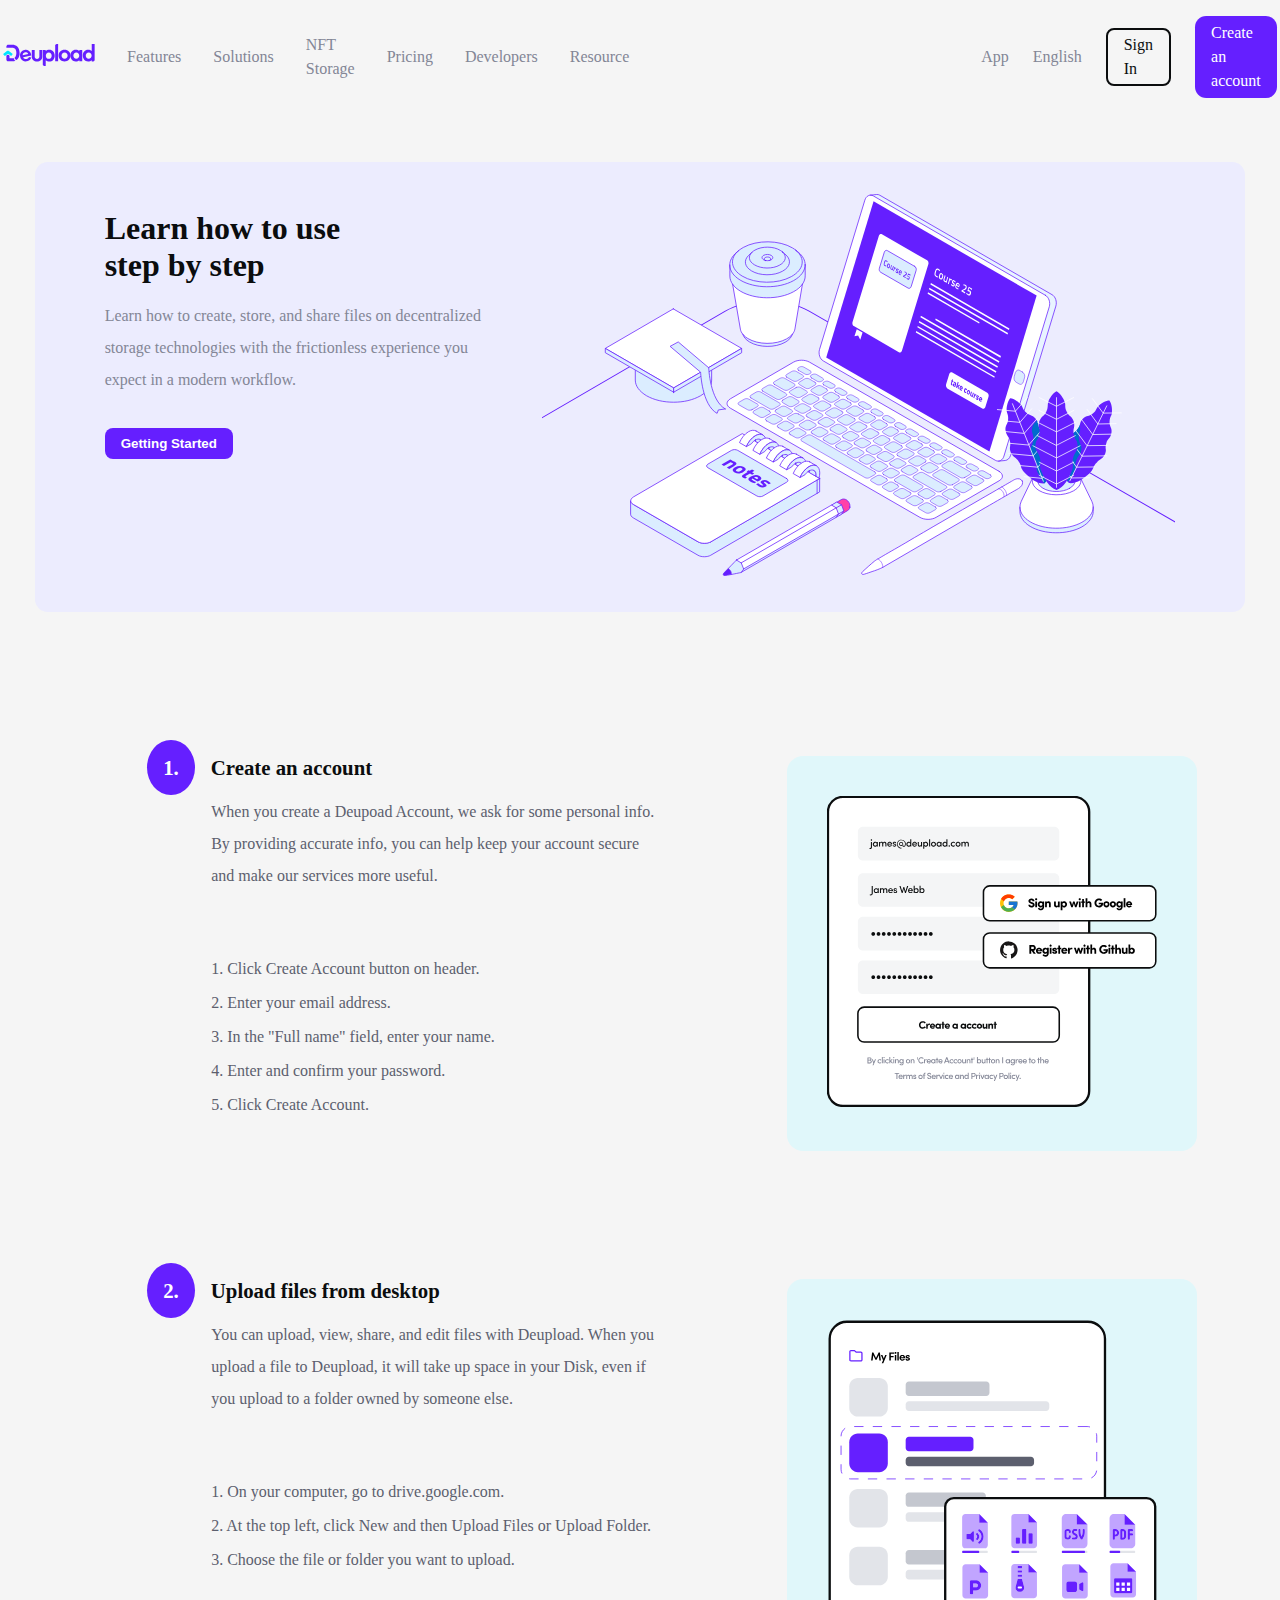
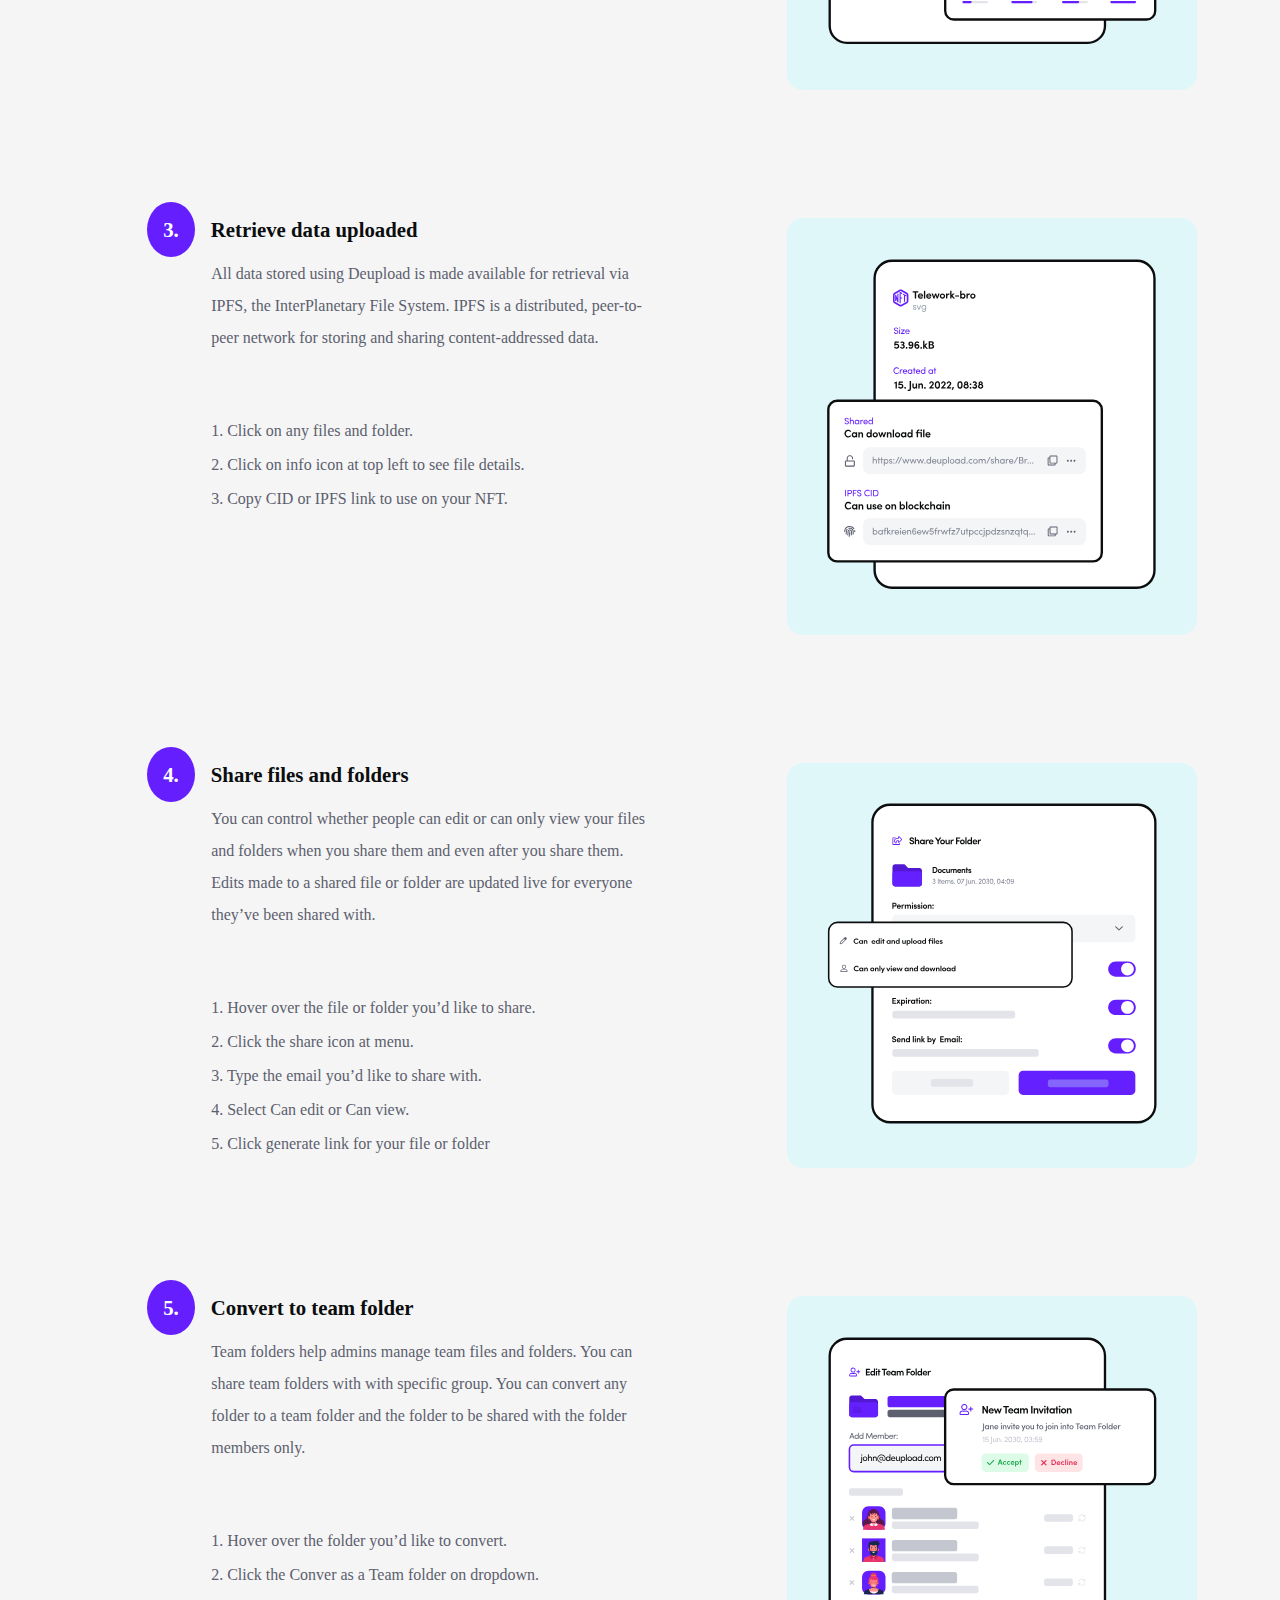
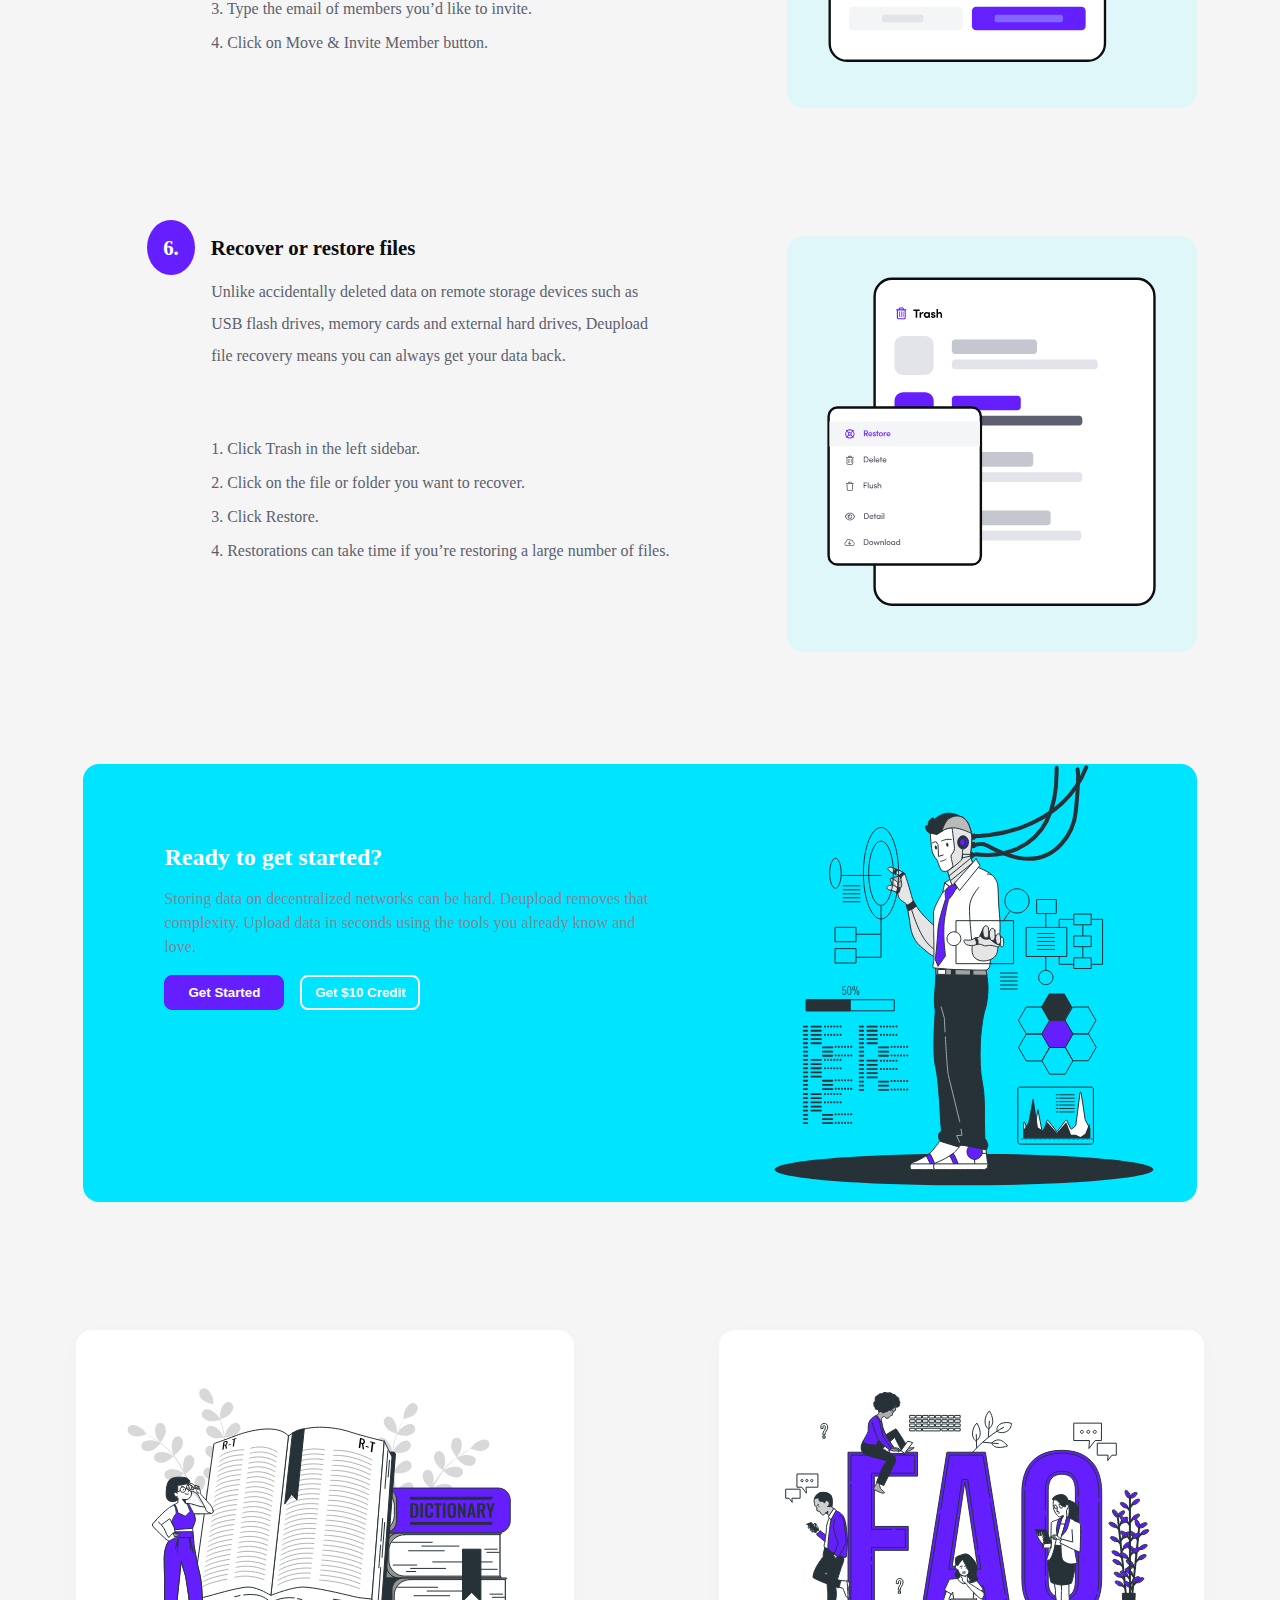
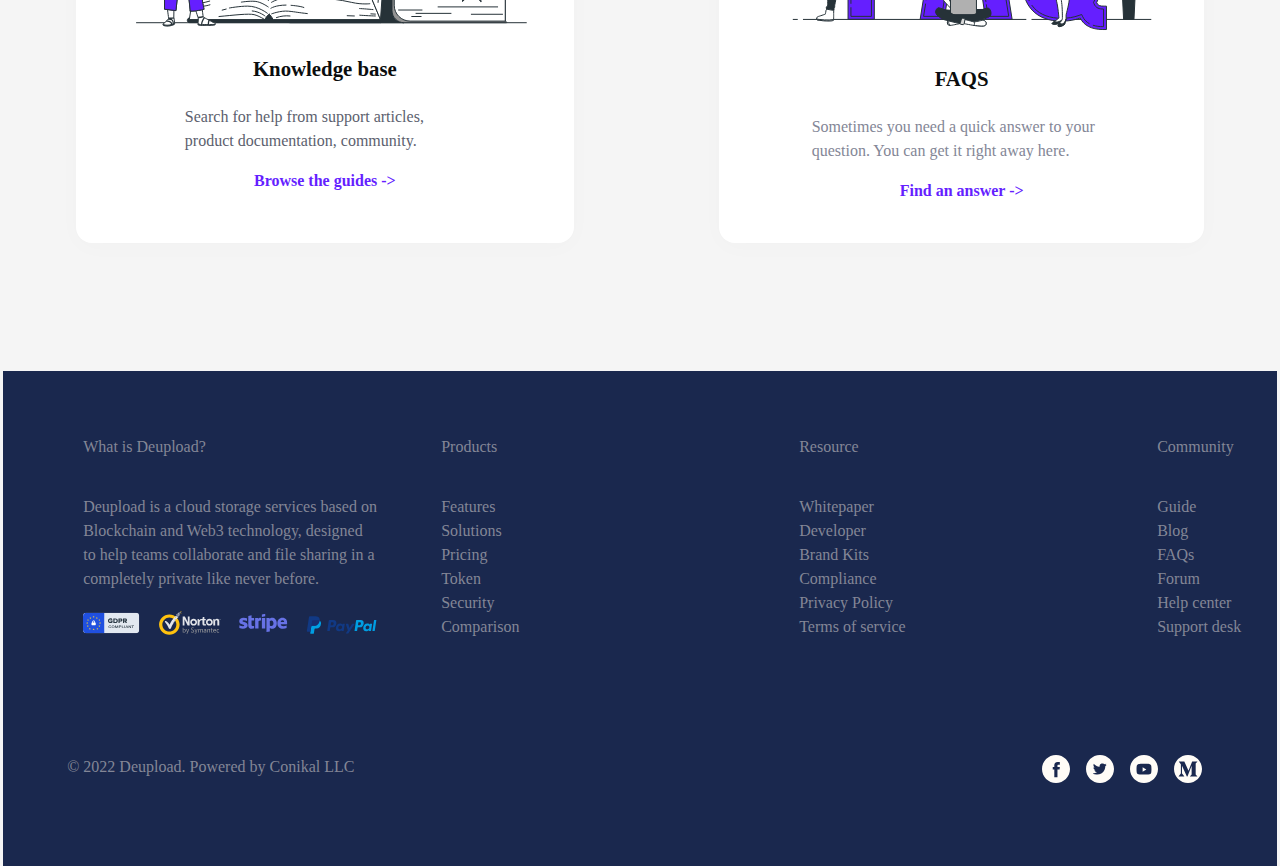
<file: html/user-guide.html>
<!DOCTYPE html>
<html lang="en">
<head>
    <meta charset="UTF-8">
    <meta name="viewport" content="width=device-width, initial-scale=1.0">
    <title>User Guide</title>
    <link rel="stylesheet" href="/styles/user-guide.css">
</head>
<body>
        
<header class="header__desktop">

    <nav class="links__desktop">

        <span class="heading">
        <img src="/assets/logo-color.svg" alt="">
        </span>

    <ul class="nav__center">
        <li><a href="/index.html" class="features">Features</a></li>
        <li><a href="/html/user-guide.html" class="solutions">Solutions</a></li>
        <li><a href="/html/help-center.html" class="nft">NFT Storage</a></li>
        <li><a href="/html/about-us.html" class="pricing">Pricing</a></li>
        <li><a href="/html/teams.html" class="developers">Developers</a></li>
        <li><a href="/html/contact-us.html" class="resource">Resource</a></li>
    </ul>

    <ul class="nav__right">
        <li><a href="#" class="app">App</a></li>
        <li><a href="#" class="lang">English</a></li>
    <span class="s-c">
        <li><a href="#" class="sign-in btn-white">Sign In</a></li>
    </span>
    <span class="c-a">
        <li><a href="#" class="Create-acct btn-blue">Create an account</a></li>
    </span>
    </ul>
    </nav>
</header>

<section class="hero__layout">
    <div class="hero__content">
        <h1 class="hero__h1">Learn how to use step by step</h1>
        <p class="hero__p">
        Learn how to create, store, and share files on decentralized storage technologies with the frictionless experience you expect in a modern workflow.
        </p>

        <button type="button" class="get-st btn-blue">Getting Started</button>
    </div>

    <figure class="hero__img">
        <img src="/assets/Frame.svg" alt="" class="hero-img">
    </figure>
</section>

<section class="main__layout">

    <div class="main__dropdown">

        <div class="main__tab">
            <div class="tab__text">
           
            <h3> <span class="num round">1.</span>Create an account</h3>
            <p>
            When you create a Deupoad Account, we ask for some personal info.
             By providing accurate info, you can help keep your account secure and make our services more useful.
            </p> <br><br>

            <ol class="ol">
            <li>1. Click Create Account button on header.</li>
            <li>2. Enter your email address.</li>
            <li>3. In the "Full name" field, enter your name.</li>
            <li>4. Enter and confirm your password.</li>
            <li>5. Click Create Account.</li>
            </ol>
        </div>

        <figure class="tab__img">
            <img src="/assets/deupload-guide-register.svg" alt="deupload-guide-register">
        </figure>
    </div>

        <div class="main__tab">
            <div class="tab__text">
           

            <h3> <span class="num round">2.</span>Upload files from desktop</h3>
            <p>
            You can upload, view, share, and edit files with Deupload. 
            When you upload a file to Deupload, it will take up space in your Disk, even if you upload to a folder owned by someone else.
            </p> <br><br>

            <ol class="ol">
            <li>1. On your computer, go to drive.google.com. </li>
            <li>2. At the top left, click New and then Upload Files or Upload Folder.</li>
            <li>3. Choose the file or folder you want to upload.</li>
            </ol>
        </div>

<figure class="tab__img">
    <img src="/assets/deupload-feature-storage.svg" alt="deupload-feature-storage">
</figure>
    </div>

        <div class="main__tab">
            <div class="tab__text">
           

            <h3> <span class="num round">3.</span>Retrieve data uploaded</h3>
            <p>
                All data stored using Deupload is made available for retrieval via IPFS, the InterPlanetary File System. 
                IPFS is a distributed, peer-to-peer network for storing and sharing content-addressed data.

            </p> <br><br>

            <ol class="ol">
            <li>1. Click on any files and folder.</li>
            <li>2. Click on info icon at top left to see file details.</li>
            <li>3. Copy CID or IPFS link to use on your NFT.</li>
            </ol>
        </div>

        <figure class="tab__img">
            <img src="/assets/deupload-feature-cid.svg" alt="deupload-feature-cid">
        </figure>
    </div>

        <div class="main__tab">
            <div class="tab__text">
            

            <h3><span class="num round">4.</span>Share files and folders</h3>
            <p>
                You can control whether people can edit or can only view your files and folders when you share them and even after you share them. Edits made to a shared file or folder are updated live for everyone they’ve been shared with.

            </p> <br><br>

            <ol class="ol">
            <li>1. Hover over the file or folder you’d like to share.</li>
            <li>2. Click the share icon at menu. </li>
            <li>3. Type the email you’d like to share with. </li>
            <li>4. Select Can edit or Can view.</li>
            <li>5. Click generate link for your file or folder</li>
            </ol>
        </div>

        <figure class="tab__img">
            <img src="/assets/deupload-feature-share.svg" alt="">
        </figure>
    </div>

        <div class="main__tab">
            <div class="tab__text">
          

            <h3>  <span class="num round">5.</span>Convert to team folder</h3>
            <p>
            Team folders help admins manage team files and folders. You can share team folders with with specific group.
             You can convert  any folder to a team folder and the folder to be shared with the folder members only.
            </p> <br><br>

            <ol class="ol">
            <li>1. Hover over the folder you’d like to convert.</li>
            <li>2. Click the Conver as a Team folder on dropdown.</li>
            <li>3. Type the email of members you’d like to invite.</li>
            <li>4. Click on Move & Invite Member button.</li>
            </ol>
        </div>

        <figure class="tab__img">
            <img src="/assets/deupload-feature-team.svg" alt="deupload-feature-team">
        </figure>
    </div>

        <div class="main__tab">
            <div class="tab__text">
          

            <h3>  <span class="num round">6.</span>Recover or restore files</h3>
            <p>
            Unlike accidentally deleted data on remote storage devices such as USB flash drives, memory cards and external hard drives, Deupload file recovery means you can always get your data back.

            </p> <br><br>

            <ol class="ol">
            <li>1. Click Trash in the left sidebar.</li>
            <li>2. Click on the file or folder you want to recover.</li>
            <li>3. Click Restore.</li>
            <li>4. Restorations can take time if you’re restoring a large number of files.</li>
            </ol>
        </div>

        <figure class="tab__img">
            <img src="/assets/deupload-feature-restore.svg" alt="deupload-feature-restore">
        </figure>
    </div>

    </div>
</section>

<section class="ad__layout">
    <div class="ad__card-content">
        <h2 class="card-h2">Ready to get started?</h2>
        <p class="card-p">
        Storing data on decentralized networks can be hard. Deupload removes that complexity. Upload data in seconds
         using the tools you already know and love.
        </p>
    
        <span class="card-span">
        <button type="button" class="get-started">Get Started</button>
        <button type="button" class="get-credit">Get $10 Credit</button>
        </span>
    </div>

    <figure class="ad__card-img">
        <img src="/assets/Cyborg-bro.svg" alt="" class="card-img">
    </figure>
</section>

<section class="faqs__card">
    <div class="base-card">
        <img src="/assets/Dictionary-bro.svg" alt="Dictionary-bro" class="base">
        <h3>Knowledge base</h3>
        <p>
            Search for help from support articles, product documentation, community.
        
        </p>

        <a href="#" class="browse-guides">Browse the guides -></a>
    </div>

    <div class="faqs-card">
        <img src="/assets/FAQs-bro.svg" alt="FAQs-bro" class="faqs-img">
        <h3>FAQS</h3>
        <p>
        Sometimes you need a quick answer to your question. You can get it right away here.
        </p>
        <a href="#" class="find-answer">Find an answer -></a>
    </div>
</section>

<footer class="footer__desktop">
    <section class="footer__contents">

        <div class="footer__grid">
            <p class="cl-white">What is Deupload?</p>
            <br><br>

            <p class="footer-p cl-white">
            Deupload is a cloud storage services based on Blockchain and Web3 technology, designed to help teams 
            collaborate and file sharing in a completely private like never before.
            </p>

            <img src="/assets/Secure-badge.svg" alt="Secure-badge">
        </div>

        <div class="footer__grid">
            <p class="cl-white">Products</p>
            <br><br>

            <p class="cl-white">Features</p>
            <p class="cl-white">Solutions</p>
            <p class="cl-white">Pricing</p>
            <p class="cl-white">Token</p>
            <p class="cl-white">Security</p>
            <p class="cl-white">Comparison</p>
        </div>

        <div class="footer__grid">
            <p class="cl-white">Resource</p>
            <br><br>

            <p class="cl-white">Whitepaper</p>
            <p class="cl-white">Developer</p>
            <p class="cl-white">Brand Kits</p>
            <p class="cl-white">Compliance</p>
            <p class="cl-white">Privacy Policy</p>
            <p class="cl-white">Terms of service</p>
        </div>

        <div class="footer__grid">
            <p class="cl-white">Community</p>
            <br><br>

            <p class="cl-white">Guide</p>
            <p class="cl-white">Blog</p>
            <p class="cl-white">FAQs</p>
            <p class="cl-white">Forum</p>
            <p class="cl-white">Help center</p>
            <p class="cl-white">Support desk</p>
        </div>

    </section>

    <div class="footer__cc">
        <div class="cc">
        <p class="cl-white">© 2022 Deupload. Powered by Conikal LLC</p>
        </div>

        <div class="socials">
            <img src="/assets/Social-icons.svg" alt="Social-icons">
        </div>
    </div>
</footer>
</body>
</html>
</file>
<file: styles/index.css>
*{
padding: 0;
margin: 0;
}

body{
box-sizing: border-box;
padding: 0;
margin: 0 1rem;
}

a{
text-decoration: none;
}

li{
list-style: none;
}

h1{
font-size: 2rem;
color: #0B0D0E;
letter-spacing: -5%;
}

h2{
font-size: 1.5rem;
color: #0B0D0E;
}

h3{
font-size: 1.3rem;
color: #0B0D0E;
}

h4{
font-size: 1.1rem;
columns: #0B0D0E;
}

p, a{
font-size: 1rem;
color:#838696;
line-height: 24px;
}

img{
max-width: 100%;
}


/* Styling the header/nav */

.header__desktop{
position: relative;
margin: 1rem 0;
}

.links__desktop{
display: flex;
align-items: center;
gap: 2rem;
}

ul{
display: flex;
align-items: center;
}

.nav__center{
gap: 2rem;
transition: all ease;
}

.nav__right{
gap: 1.5rem;
margin-left: 18rem;
}

.s-c{
padding: .2rem 1rem;
border: 2px solid #0B0D0E;
border-radius: .5rem;
transition: all ease;
}

.btn-white{
color: #0B0D0E;
}

.c-a{
background-color: #651FFF;
padding: .3rem 1rem;
border-radius: .7rem;
transition: all ease;
}


.btn-blue{
color: #fff;
}

/* hero styling */

.hero__desktop{
position: relative;
background-color:#E0F7FA;
}

.hero__preview{
padding: 5rem 5rem;
display: flex;
justify-content: space-between;
}

.hero__text h1{
letter-spacing: -5%;
color: #0B0D0E;
font-weight: bold;
font-size: 2rem;
max-width: 300px;
}

.hero__text-p{
max-width: 400px;
color: #5C5F6E;
}

.hero__buttons{
display: flex;
margin: 2rem 0;
gap: 1rem;
}

.get-started{
background-color: #651FFF;
padding: .5rem 2rem;
border: none;
color: #fff;
border-radius: .5rem;
cursor: pointer;
}

.doc{
background-color: transparent;
padding: .5rem 2rem;
border-radius: .5rem;
cursor: pointer;
}

/* main styling */

.main__desktop{
position: relative;
}

/* .main__preview{

} */

.main__preview h3{
text-align: center;
margin: 4rem 0 .5rem;
font-weight: bold;
}

.main__preview > p{
text-align: center;
margin: 0 auto;
max-width:700px;
}

.preview__spans{
display: grid;
grid-template-columns: repeat(3, 400px);
place-content: center;
margin: 3rem 0;
}

.preview__span{
max-width: 359px;
height: 160px;
padding: 1.5rem 2rem;
box-shadow: 0px 0px 1px 0px;
margin: 0 1rem;
border-radius: .5rem;
flex: 1;
}

.preview__span img{
padding: .5rem .5rem;
margin: .2rem 0;
background-color: #ECECFE;
border-radius: 50%;
}

.preview__flex{
margin: 2rem 7rem;
display: grid;
grid-template-columns: 600px 300px;
}

.preview__texts{
display: block;
text-align: justify;
}

.preview__buttons{
margin: 2rem 0;
display: flex;
gap: 1rem;
}

.blue{
padding: .4rem 1.5rem;
background-color: #651FFF;
color: #fff;
border: 2px solid #651FFF;
border-radius: .5rem;
cursor: pointer;
font-weight: bold;
}

.pale{
padding: .4rem 1.5rem;
color: #0B0D0E;
background: transparent;
border-radius: .5rem;
cursor: pointer;
font-weight: bold;
}

.preview__work h3{
align-items: center;
font-weight: bold;
}

.preview__work > p{
text-align: center;
max-width:778px ;
color: #838696;
margin: 0 auto;
}

.preview__grids{
display: grid;
grid-template-columns: repeat(3, 400px);
justify-content: center;
margin: 1rem 0;
}

.preview-grid{
border: none;
padding: 1rem 2rem;
margin: .5rem;
height: 280px;
background: #ECECFE;
border-radius: .5rem;
}

.center,
.preview-grid h4{
margin: .5rem 3rem;
display: block;
}

.icon-blue{
padding: 1rem;
}

.main__preview-blue{
background:#1A284E;
}

.preview__blue-contents{
text-align: center;
margin: 3rem 0;
}

.icon-span{
display: flex;
gap: .5rem;
align-items: center;
justify-content: center;
padding: 2rem 0;
}

.cl-white{
color: #fff;
letter-spacing: -4%;
}

.blue__content-white{
padding: 1rem 0 0;
margin: 0;
}

.light{
color: #ECECFE;
padding: 0 0 2rem;
max-width:700px ;
margin: 0 auto;
}

.bd-white{
background: transparent;
color: #fff;
padding: .5rem 1.5rem;
border: 2px solid #fff;
margin: 1rem .3rem 4rem;
border-radius: .5rem;
cursor: pointer;
}

.main__preview-cards{
display: grid;
grid-template-columns: repeat(2, 45%);
padding: 1rem;
margin: .5rem 0;
justify-content: center;
}

.preview__card{
margin: .5rem .5rem;
padding: 2rem 2rem 0;
display: flex;
box-shadow: 0px 0px 1px 0px;
border-radius: .5rem;
position: relative;
}

.preview-card-text{
padding: .5rem;
}

.text-sky-1{
color: #00E5FF;
position: relative;
top: 70px;
cursor: pointer;
}

.text-sky{
color: #00E5FF;
position: relative;
top: 10px;
cursor: pointer;
}

.text-blue-1{
color: #651FFF;
position: relative;
top: 90px;
cursor: pointer;
}

.cl-wt{
background: #651FFF;
padding: .3rem 1rem;
border: 2px solid #651FFF;
border-radius: .5rem;
position: relative;
top: 70px;
cursor: pointer;
}

.text-blue{
color: #651FFF;
}


.main__preview-skyblue{
position: relative;
display: flex;
justify-content: space-between;
background:#E0F7FA ;
margin: 4rem 0;
}

.preview__skyblue-text{
padding: 3rem;
}

.preview__skyblue-text p{
margin: 0 0 .5rem;
font-weight: bold;
cursor: pointer;
}

.preview__skyblue-text h4{
margin: 0 0 1rem;
font-weight: bold;
}

#email{
padding: .1rem .8rem;
width: 300px;
height: 50px;
border: none;
border-radius: .3rem;
margin: 0 0 1rem;
}

.button-sign-up{
padding: .8rem 1rem;
border: none;
background: #651FFF;
border-radius: .5rem;
position: relative;
right: 87px;
cursor: pointer;
}

/* footer styling */

.footer__desktop{
background: #1A284E;
height: 60vh;
}

.footer__contents{
padding: 3rem;
display: grid;
grid-template-columns: repeat(4, 358px);
}

.footer__grid{
display: block;
margin: 1rem 2rem;
}


.footer__cc{
display: flex;
gap: 60%;
padding: 1rem;
margin: 1rem 3rem;
}
</file>
<file: styles/about-us.css>
* {
    padding: 0;
    margin: 0;
}

body {
    box-sizing: border-box;
    padding: 0;
    margin: 0 .2rem;
    background: whitesmoke;
}

a {
    text-decoration: none;
}

li {
    list-style: none;
}

h1 {
    font-size: 2rem;
    color: #0B0D0E;
    letter-spacing: -5%;
}

h2 {
    font-size: 1.5rem;
    color: #0B0D0E;
}

h3 {
    font-size: 1.3rem;
    color: #0B0D0E;
}

h4 {
    font-size: 1.1rem;
    columns: #0B0D0E;
}

p,
a {
    font-size: 1rem;
    color: #838696;
    line-height: 24px;
}

img {
    max-width: 100%;
}


/* Styling the header/nav */

.header__desktop {
    position: relative;
    margin: 1rem 0;
}

.links__desktop {
    display: flex;
    align-items: center;
    gap: 2rem;
    justify-content: space-between;
}

ul {
    display: flex;
    align-items: center;
}

.nav__center {
    gap: 2rem;
    margin: 0 20rem 0 0;
    transition: all ease;
}

.nav__right {
    gap: 1.5rem;
    /* margin-left: 18rem; */
}

.s-c {
    padding: .2rem 1rem;
    border: 2px solid #0B0D0E;
    border-radius: .5rem;
    transition: all ease;
}

.btn-white {
    color: #0B0D0E;
}

.c-a {
    background-color: #651FFF;
    padding: .3rem 1rem;
    border-radius: .7rem;
    transition: all ease;
}

.btn-blue {
    color: #fff;
}

/* hero styling */

.hero__layout{
background: #1A284E;
display: block;
}

.hero__intro{
text-align: center;
padding: 3rem;
}

.hero-h1{
color:#fff;
line-height: 52px;
margin: 0 0 1rem;
font-size: 2.5rem;
}

.hero__intro p{
color:#ECECFE;
max-width: 560px;
margin: 0 auto;
}

.hero__img{
margin: 3rem 0 0 0;
}

.mission__card{
display: flex;  
justify-content: center;
margin: 7rem 0;
gap: 2rem;
}


.mission-stats h2{
margin: 0 0 1rem;
color: #0B0D0E;
width: 300px;
line-height: 30px;
}

.mission-stats p{
width: 414px;
color: #5C5F6E;
}

.mission__card-img{
padding: 1rem;
background: #fff;
}

.stats__cards{
display: flex;
gap: 2rem;
justify-content: center;
}

.card-blue{
padding: 5rem;
background: #651FFF;
color: #fff;
border: #651FFF;
border-radius: 1rem;
}

.card-teal{
padding: 5rem;
background: #00E5FF;
color: #fff;
border: #00E5FF;
border-radius: 1rem;
}

.stats__cards h3{
color: #fff ;
line-height: 48px;
font-size: 1.5rem;
letter-spacing: 2px;
}

.stats__cards h5{
line-height:18px;
letter-spacing: 2px;
}

.story__container{
margin: 5rem 0;
display: flex;
justify-content: space-evenly;
}

.story__content{
display: grid;
max-width: 519px;
}

.story__content h2{
font-size: 1.6rem;
}

.story__content p{
margin: 1rem 0;
}

/* value section styling */

.value__card{
background: #651FFF;
padding: 1rem 5rem;
}

.value__card h2{
color: #fff;
font-weight: bold;
margin: 2rem 0;
text-align: center;
}

.value-card{
display: grid;
grid-template-columns: 550px 550px;
justify-content: center;
}

.card-span{
margin: 1rem 8rem;
padding: 1.5rem;
}

.num{
padding: 1rem;
background: #fff;
border-radius: 1.5rem;
color: #651FFF;
font-weight: bold;
font-size: 1.3rem;
}

.value-card h4{
margin: 1.5rem 0;
color:#fff;
}

.value-card p{
max-width: 266px;
color: #ECECFE;
}

.get__familiar{
margin: 5rem 0;
}

.get__familiar h2{
text-align: center;
margin: 1rem 0;
}

.get__familiar p{
text-align: center;
margin: 1rem 0;
line-height: 32px;
color: #5C5F6E;
width: 624px;
margin: 1rem auto;
}

.familiar__gallery{
display: flex;
flex-wrap: wrap;
justify-content: center;
margin: 0 auto;
max-width: 800px;
}

.member{
height: 110px;
margin: .5rem;
}

/* Testimonials styling */

.testimonials__content{
display: flex;
gap: 2rem;
justify-content: center;
}

.testimonial-reviews h2{
text-align: center;
margin: 2rem 0;
}

.review{
max-width: 550px;
display: flex;
flex-direction: column;
padding: 2rem;
border-radius: 1rem;
box-shadow: 0px 4px 24px #00000005 ;
gap: 1rem;
background: #fff;
}

.review p{
max-width: 456px;
line-height: 32px;
}

.user-infor{
display: flex;
justify-content: space-between;
align-items: center;
}

/* Vision section styling */

.vision__statement{
margin: 5rem 0 0 0;
display: flex;
flex-direction: column;
align-items: center;
background: #FFFF;
padding: 2rem;
}

.vision{
margin: 1rem 0;
font-weight: bold;
font-size: 1.8rem;
}

.vision__statement p{
text-align: center;
max-width: 560px;
line-height: 22px;
color-scheme: #5C5F6E;
margin: 1rem 0;
}


/* footer styling */

.footer__desktop {
    background: #1A284E;
    height: 55vh;
}

.footer__contents {
    padding: 3rem;
    display: grid;
    grid-template-columns: repeat(4, 358px);
}

.footer__grid {
    display: block;
    margin: 1rem 2rem;
}

.footer__cc {
    display: flex;
    gap: 60%;
    padding: 1rem;
    margin: 1rem 3rem;
}
</file>
<file: styles/help-center.css>
* {
    padding: 0;
    margin: 0;
}

body {
    box-sizing: border-box;
    padding: 0;
    margin: 0 .2rem;
    background: whitesmoke;
}

a {
    text-decoration: none;
}

li {
    list-style: none;
}

h1 {
    font-size: 2rem;
    color: #0B0D0E;
    letter-spacing: -5%;
}

h2 {
    font-size: 1.5rem;
    color: #0B0D0E;
}

h3 {
    font-size: 1.3rem;
    color: #0B0D0E;
}

h4 {
    font-size: 1.1rem;
    columns: #0B0D0E;
}

p,
a {
    font-size: 1rem;
    color: #838696;
    line-height: 24px;
}

img {
    max-width: 100%;
}


/* Styling the header/nav */

.header__desktop {
    position: relative;
    margin: 1rem 0;
}

.links__desktop {
    display: flex;
    align-items: center;
    gap: 2rem;
    justify-content: space-between;
}

ul {
    display: flex;
    align-items: center;
}

.nav__center {
    gap: 2rem;
    margin: 0 20rem 0 0;
    transition: all ease;
}

.nav__right {
    gap: 1.5rem;
    /* margin-left: 18rem; */
}

.s-c {
    padding: .2rem 1rem;
    border: 2px solid #0B0D0E;
    border-radius: .5rem;
    transition: all ease;
}

.btn-white {
    color: #0B0D0E;
}

.c-a {
    background-color: #651FFF;
    padding: .3rem 1rem;
    border-radius: .7rem;
    transition: all ease;
}

.btn-blue {
    color: #fff;
}


/* hero section styling */

.hero__layout {
    background: #E0F7FA;
    height: 82vh;
}

.hero__content {
    display: flex;
    flex-direction: column;
    padding: 4rem;
    margin: 0 auto;
}

.hero__text {
    padding: 2rem 0;
}

.hero-h1 {
    text-align: center;
    color: #0B0D0E;
    line-height: 64px;
    font-size: 3rem;
}

.search-input label {
    color: #5C5F6E;
    text-align: center;
    margin: 1rem 0;
}

.search-input {
    display: flex;
    flex-direction: column;
    margin: .5rem 0 1rem;
}

#search {
    border: 1px solid #E2E4E9;
    outline: #E2E4E9;
    padding: 1rem;
    width: 563px;
    margin: 0 auto;
    color: #838696;
    border-radius: .5rem;
}

#search:focus {
    border: 1px solid teal;
}

.suggestions {
    display: flex;
    gap: 1rem;
    /* margin: 1rem 0 0 25.6rem; */
    margin: 1.5rem auto;
}

.suggestions a {
    padding: .4rem;
    background: #FFFFFF;
    border-radius: 1rem;
    text-align: center;
    transition: all .8s ease;
}

.suggestions a:hover {
    background: #5C5F6E;
    color: #fff;
    transition: all .3s ease-in-out;
}

/* main layout styling */

.main__layout {
    margin: 5rem 0;
}

.browse-category {
margin: 2rem 4rem;
text-align: center;
}

.category {
    margin: 0 4rem;
    display: grid;
    grid-template-columns: 1fr 1fr;
}


.category__grid {
margin: 1rem;
padding: 2rem;
border-radius: 1rem;
max-width: 552px;
display: flex;
flex-direction: column;
gap: .5rem;
background: #fff;
box-shadow: 0px 4px 24px  #00000005;
}

.category a{
margin: .5rem 4.5rem;
display: flex;
gap: 1rem;
}

.category h5{
margin: 0 4.5rem;
display: flex;
gap: 1rem;
}

.h3-span{
display: flex;
gap: 1rem;
align-items: center;
}


.h3-span img{
background: #ECECFE;
padding: .8rem;
border-radius: 50%;
}

.see-articles{
padding: .5rem;
width: 150px;
border-radius: 1.5rem;
color: #fff;
background: #651FFF;
}


.main__card-layout{
margin: 5rem 0;
background:#ECECFE;
height: 80vh;
}

.card-h2{
text-align: center;
padding: 3rem 0;
font-weight: bold;
font-size: 2rem;
}

.layout-cards{
padding: 2rem;
margin:  1rem 2rem;
display: flex;
gap: 2rem;
}

.card{
background: #651FFF;
padding: 3rem;
margin: 0 auto;
border-radius: 1rem;
border: 1px solid #651FFF;
box-shadow: 0px 4px 24px #0000;
}


.card-img{
background: #ECECFE;
padding: 1rem;
border-radius: 1.8rem;
color: #651FFF;
}

.card h4{
color: #fff;
margin: 1rem 0;
}

.card p{
color: #ECECFE;
margin: 1rem 0 2rem;
width: 270px;
}

.card a{
color:#651FFF;
background: #fff;
padding: .5rem 1rem;
border: 1px solid #fff;
border-radius: 1.8rem;
margin: 0 0 1rem;
}

/* more articles */

.more__articles-span{
margin: 3rem 0;
}

.articles__card{
padding: 2rem;
margin: 1rem 0;
display: grid;
grid-template-columns: 1fr 1fr;
}

.top-article{
padding: 2rem;
display: block;
background: #fff;
border-radius: 1.2rem;
box-shadow: 0px 4px 24px #00000005;
margin: 0 .8rem;
height: 578px;
}


.top-article h3{
font-size: 1.5rem;
margin: 0 .5rem 2rem;
}


.recover,.uploads,.share,
.delete,.join{
display: flex;
justify-content: space-between;
margin: 2rem 0;
align-items: center;
padding: .5rem ;
cursor: pointer;
}

.recover:hover{
background-color: #F4F5F6;
border-radius: .5rem;
}

.uploads:hover{
background-color: #F4F5F6;
border-radius: .5rem;
}

.share:hover{
background-color: #F4F5F6;
border-radius: .5rem;
}

.delete:hover{
background-color: #F4F5F6;
border-radius: .5rem;
}

.join:hover{
background-color: #F4F5F6;
border-radius: .5rem;
}

.recover-text, .uploads-text,
.share-text, .join-text,
.delete-text{
display: block;
margin: 1rem 0;
}

.ask__question,
.contribute{
display: flex;
justify-content: space-between;
padding: 2rem;
background: #fff;
border-radius: 1.2rem;
box-shadow: 0px 4px 24px #00000005;
}

.contribute{
margin: 1.5rem 0;
}

.ask-question{
border: 2px solid #651FFF;
background: #651FFF;
padding: .5rem .6rem;
border-radius:1.2em ;
color: #fff;
font-weight: bold;
margin-top: 5rem;
cursor: pointer;
}

.ask-text h4{
color: #000000;
}

.ask-text h5{
color: #5C5F6E;
margin: .5rem 0;
}

.contribute h4{
margin: 0 0 .5rem;
}

.write-article{
border: 2px solid #651FFF;
background: #651FFF;
padding: .5rem .6rem;
border-radius:1.2em ;
color: #fff;
font-weight: bold;
margin-top: 5rem;
cursor: pointer;
}

/* tips layout styling */

.tips__layout{
background: #E0F7FA;
display: flex;
justify-content: space-between;
height: 67vh;
}

.tips-content{
padding: 4rem;
}

.sign-up{
color: #651FFF;
font-weight: bold;
font-size: .8rem;
margin: 0 0 1rem;
}

.sign-up-email{
display: block;
margin: 1rem 0;
}

.sign-label{
color: #838696;
line-height:24px;
}

#email{
padding: .5rem 1rem;
width: 244px;
height: 30px;
border: 2px solid #E2E4E9;
outline: none;
border-radius: .5rem;
margin: 1rem 0;
position: relative;
}

#email:focus{
border: 1px solid teal;
}

.sign-upBtn{
background: #651FFF;
color: #fff;
padding:.7rem .5rem;
border: #651FFF;
border-radius: .5rem;
font-weight: bold;
position: relative;
right: 4.6rem;
cursor: pointer;
}

.privacy{
color: #651FFF;
font-weight: bold;
}

/* footer styling */

.footer__desktop {
    background: #1A284E;
    height: 55vh;
}

.footer__contents {
    padding: 3rem;
    display: grid;
    grid-template-columns: repeat(4, 358px);
}

.footer__grid {
    display: block;
    margin: 1rem 2rem;
}

.footer__cc {
    display: flex;
    gap: 60%;
    padding: 1rem;
    margin: 1rem 3rem;
}
</file>
<file: styles/user-guide.css>
*{
padding: 0;
margin: 0;
}

body{
box-sizing: border-box;
padding: 0;
margin: 0 .2rem;
background: whitesmoke;
}

a{
text-decoration: none;
}

li{
list-style: none;
}

h1{
font-size: 2rem;
color: #0B0D0E;
letter-spacing: -5%;
}

h2{
font-size: 1.5rem;
color: #0B0D0E;
}

h3{
font-size: 1.3rem;
color: #0B0D0E;
}

h4{
font-size: 1.1rem;
columns: #0B0D0E;
}

p, a{
font-size: 1rem;
color:#838696;
line-height: 24px;
}

img{
max-width: 100%;
}


/* Styling the header/nav */

.header__desktop{
position: relative;
margin: 1rem 0;
}

.links__desktop{
display: flex;
align-items: center;
gap: 2rem;
justify-content: space-between;
}

ul{
display: flex;
align-items: center;
}

.nav__center{
gap: 2rem;
margin: 0 20rem 0 0;
transition: all ease;
}

.nav__right{
gap: 1.5rem;
/* margin-left: 18rem; */
}

.s-c{
padding: .2rem 1rem;
border: 2px solid #0B0D0E;
border-radius: .5rem;
transition: all ease;
}

.btn-white{
color: #0B0D0E;
}

.c-a{
background-color: #651FFF;
padding: .3rem 1rem;
border-radius: .7rem;
transition: all ease;
}

.btn-blue{
color: #fff;
}

/* hero styling */

.hero__layout{
display: flex;
/* margin: 2rem 0; */
margin: 4rem auto;
background: #ECECFE;
padding: 2rem;
border-radius: .8rem;
justify-content: space-evenly;
max-width: 90%;
}

.hero__content{
display: block;
margin: 1rem 0;
}

.hero__h1{
max-width: 250px;
margin: 0 0 1rem;
letter-spacing: -5%;
}

.hero__p{
max-width: 400px;
line-height: 32px;
}

.get-st{
background: #651FFF;
padding: .5rem 1rem;
margin: 2rem 0;
border: none;
border-radius: .5rem;
font-weight: bold;
}

/* main layout styling */

.main__layout{
padding: 1rem;
margin: 1rem;
}

.main__dropdown{
display: flex;
flex-direction: column;
gap: 2rem;
margin: 1rem 0 0 6rem;
}

.main__tab{
display: grid;
grid-template-columns: 1.2fr 1fr;
margin: 3rem 0;
justify-content: center;
}

.round{
background: #651FFF;
padding: 1rem;
border: none;
border-radius: 50%;
color: #fff;
font-weight: bold;
margin: 0 1rem;
}

.ol li{
display: block;
margin: 1rem 0 0 5rem;
color: #5C5F6E;
}

.tab__img{
max-width: 100%;
background: #E0F7FA;
padding: 2.5rem;
margin: 0 3rem;
border-radius: 1rem;
}

.tab__text p{
color: #5C5F6E;
max-width: 477px;
display: block;
margin: 1rem 5rem;
line-height: 32px;
letter-spacing: -2%;
}

.ad__layout{
background: #00E5FF;
display: flex;
justify-content: space-evenly;
margin: 3rem 5rem;
border-radius: 1rem;
}

.ad__card-content{
padding: 3rem;
margin: 1rem 1rem;
}

.card-h2{
color: #fff;
margin: 1rem 0;
}

.card-p{
max-width: 500px;
margin: .5rem 0;
}

.card-span{
margin: 1rem 0;
display: flex;
gap: 1rem;
}

.get-started{
padding: .5rem;
width: 120px;
background: #651FFF;
color: #fff;
border: 1px solid #651FFF;
border-radius: .5rem;
font-weight: bold;
cursor: pointer;
transition: all .5s ease;
}

.get-started:hover{
background: #00E5FF;
color: #1A284E;
transition: all .3s ease;
}

.get-credit{
padding: .5rem;
width: 120px;
border-radius:.5rem;
border: 2px solid #fff;
background: transparent;
cursor: pointer;
font-weight: bold;
color: #fff;
transition: all .5s ease;
}

.get-credit:hover{
background: #651FFF;
border: 2px solid #651FFF;
color: #fff;
transition: all .3s ease;
}

.faqs__card{
display: flex;
margin: 8rem 0;
}

.base-card,
.faqs-card{
border-radius: 1rem;
box-shadow: 0px 4px 24px #00000005;
padding: 2.5rem;
margin: 0 auto;
background: #FFFFFF;
display: flex;
flex-direction: column;
align-items: center;
}

.base-card h3{
margin: .5rem 0 .5rem;
}

.base-card p{
color: #5C5F6E;
max-width: 280px;
margin: 1rem 0;
}

.faqs-card h3{
margin: .5rem 0 .5rem;
}

.faqs-card p{
max-width: 300px;
margin: 1rem 0;
line-height: 24px;
color: #838696;
}

.faqs__card a{
color: #651FFF;
font-weight: bold;
}


/* footer styling */

.footer__desktop{
background: #1A284E;
height: 55vh;
}

.footer__contents{
padding: 3rem;
display: grid;
grid-template-columns: repeat(4, 358px);
}

.footer__grid{
display: block;
margin: 1rem 2rem;
}

.footer__cc{
display: flex;
gap: 60%;
padding: 1rem;
margin: 1rem 3rem;
}
</file>
